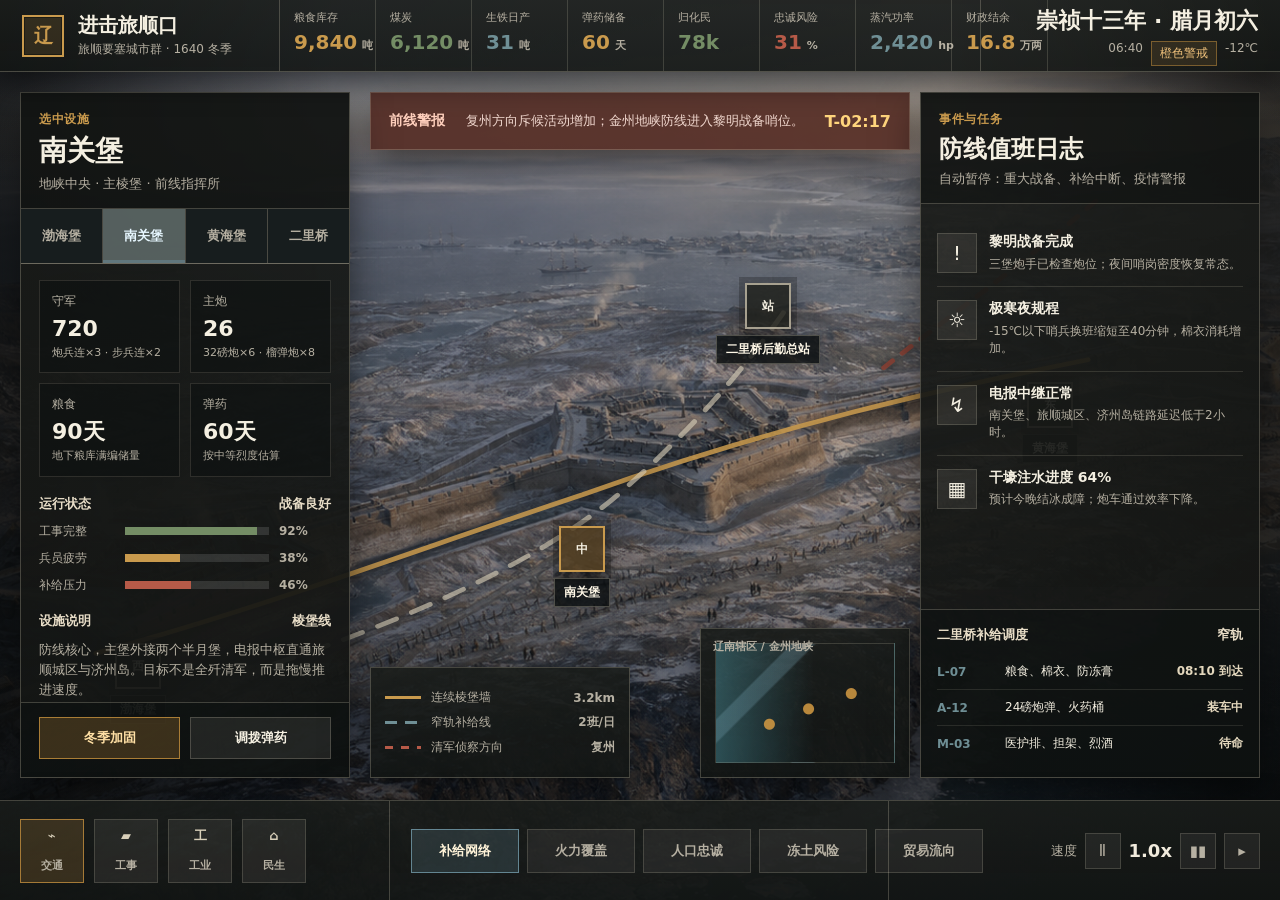
<file: 07_UI原型/ui-demo/index.html>
<!doctype html>
<html lang="zh-CN">
<head>
  <meta charset="utf-8">
  <meta name="viewport" content="width=device-width, initial-scale=1">
  <title>进击旅顺口 - UI Demo</title>
  <link rel="stylesheet" href="ui-kit.css">
  <style>
    :root {
      color-scheme: dark;
      --ink: #f4efe1;
      --muted: #b8bdba;
      --panel: rgba(21, 26, 28, 0.86);
      --panel-strong: rgba(13, 17, 19, 0.94);
      --line: rgba(222, 214, 189, 0.26);
      --steel: #7ba6b6;
      --amber: #d59b42;
      --green: #7bb36c;
      --red: #c75a47;
      --cyan: #5ab7c8;
      --coal: #0b0f11;
      --shadow: rgba(0, 0, 0, 0.54);
      font-family: "Hiragino Sans GB", "PingFang SC", "Microsoft YaHei", system-ui, sans-serif;
    }

    * { box-sizing: border-box; }

    html,
    body {
      height: 100%;
      margin: 0;
      background: #0b0f11;
      color: var(--ink);
      overflow: hidden;
    }

    button {
      font: inherit;
      color: inherit;
    }

    .app {
      position: relative;
      width: 100vw;
      height: 100vh;
      min-width: 1080px;
      min-height: 720px;
      background:
        linear-gradient(180deg, rgba(8, 12, 14, 0.25), rgba(8, 12, 14, 0.72)),
        url("assets/jinzhou-fortress-line.png") center / cover no-repeat;
      isolation: isolate;
    }

    .app::before {
      content: "";
      position: absolute;
      inset: 0;
      background:
        linear-gradient(rgba(255,255,255,0.045) 1px, transparent 1px),
        linear-gradient(90deg, rgba(255,255,255,0.035) 1px, transparent 1px);
      background-size: 72px 72px;
      opacity: 0.38;
      mix-blend-mode: screen;
      pointer-events: none;
      z-index: 1;
    }

    .topbar {
      position: absolute;
      top: 0;
      left: 0;
      right: 0;
      height: 72px;
      display: grid;
      grid-template-columns: 330px 1fr 350px;
      align-items: stretch;
      background: linear-gradient(180deg, rgba(8, 11, 12, 0.96), rgba(18, 23, 25, 0.86));
      border-bottom: 1px solid var(--line);
      box-shadow: 0 12px 28px var(--shadow);
      z-index: 6;
    }

    .brand {
      display: flex;
      align-items: center;
      gap: 14px;
      padding: 0 22px;
      border-right: 1px solid var(--line);
    }

    .mark {
      width: 42px;
      height: 42px;
      border: 2px solid var(--amber);
      display: grid;
      place-items: center;
      background: rgba(213, 155, 66, 0.14);
      color: var(--amber);
      font-weight: 900;
    }

    .brand-title {
      font-size: 20px;
      font-weight: 800;
      line-height: 1.15;
    }

    .brand-sub {
      margin-top: 4px;
      font-size: 12px;
      color: var(--muted);
    }

    .resources {
      display: grid;
      grid-template-columns: repeat(8, minmax(96px, 1fr));
      align-items: stretch;
      min-width: 0;
    }

    .res {
      padding: 12px 14px;
      border-right: 1px solid rgba(222, 214, 189, 0.18);
      min-width: 0;
    }

    .res-label {
      color: var(--muted);
      font-size: 11px;
      line-height: 1.1;
      white-space: nowrap;
      overflow: hidden;
      text-overflow: ellipsis;
    }

    .res-value {
      margin-top: 8px;
      display: flex;
      align-items: baseline;
      gap: 5px;
      font-size: 20px;
      font-weight: 800;
      line-height: 1;
      white-space: nowrap;
    }

    .res-value span {
      font-size: 11px;
      font-weight: 600;
      color: var(--muted);
    }

    .res.good .res-value { color: var(--green); }
    .res.warn .res-value { color: var(--amber); }
    .res.danger .res-value { color: var(--red); }
    .res.info .res-value { color: var(--cyan); }

    .clock {
      display: grid;
      align-content: center;
      justify-items: end;
      gap: 5px;
      padding: 0 22px;
      border-left: 1px solid var(--line);
      text-align: right;
    }

    .clock-main {
      font-size: 22px;
      font-weight: 800;
    }

    .clock-sub {
      display: flex;
      gap: 8px;
      font-size: 12px;
      color: var(--muted);
    }

    .pill {
      padding: 3px 8px;
      border: 1px solid rgba(213, 155, 66, 0.45);
      background: rgba(213, 155, 66, 0.12);
      color: #f1c27c;
    }

    .left-panel,
    .right-panel,
    .bottom-bar,
    .notice,
    .minimap,
    .map-legend {
      position: absolute;
      z-index: 5;
      background: var(--panel);
      border: 1px solid var(--line);
      box-shadow: 0 16px 36px var(--shadow);
      backdrop-filter: blur(8px);
    }

    .left-panel {
      top: 92px;
      left: 20px;
      width: 370px;
      bottom: 122px;
      display: grid;
      grid-template-rows: auto auto 1fr auto;
      min-height: 0;
    }

    .panel-head {
      padding: 18px 18px 14px;
      border-bottom: 1px solid var(--line);
      background: rgba(6, 10, 11, 0.36);
    }

    .eyebrow {
      font-size: 12px;
      color: var(--amber);
      font-weight: 800;
      text-transform: uppercase;
    }

    .building-name {
      margin-top: 8px;
      font-size: 28px;
      line-height: 1.1;
      font-weight: 900;
    }

    .building-meta {
      margin-top: 8px;
      color: var(--muted);
      font-size: 13px;
      line-height: 1.45;
    }

    .selector {
      display: grid;
      grid-template-columns: repeat(4, 1fr);
      gap: 1px;
      background: var(--line);
      border-bottom: 1px solid var(--line);
    }

    .select-btn {
      border: 0;
      background: rgba(19, 25, 28, 0.92);
      height: 54px;
      cursor: pointer;
      color: var(--muted);
      font-size: 13px;
      font-weight: 700;
    }

    .select-btn[aria-pressed="true"] {
      background: rgba(123, 166, 182, 0.24);
      color: #e7f7ff;
      box-shadow: inset 0 -3px 0 var(--steel);
    }

    .stats {
      padding: 16px 18px;
      overflow: auto;
    }

    .stat-grid {
      display: grid;
      grid-template-columns: 1fr 1fr;
      gap: 10px;
    }

    .stat {
      min-height: 76px;
      padding: 12px;
      background: rgba(9, 13, 14, 0.48);
      border: 1px solid rgba(222, 214, 189, 0.14);
    }

    .stat-label {
      color: var(--muted);
      font-size: 12px;
    }

    .stat-value {
      margin-top: 7px;
      font-size: 22px;
      line-height: 1.1;
      font-weight: 900;
    }

    .stat-note {
      margin-top: 5px;
      color: var(--muted);
      font-size: 11px;
      line-height: 1.3;
    }

    .section-title {
      margin: 18px 0 10px;
      display: flex;
      align-items: center;
      justify-content: space-between;
      color: #e8ddc7;
      font-size: 13px;
      font-weight: 900;
    }

    .bar-row {
      display: grid;
      grid-template-columns: 76px 1fr 52px;
      gap: 10px;
      align-items: center;
      margin: 10px 0;
      font-size: 12px;
      color: var(--muted);
    }

    .bar {
      height: 8px;
      background: rgba(255,255,255,0.12);
      overflow: hidden;
    }

    .bar span {
      display: block;
      height: 100%;
      background: var(--steel);
    }

    .bar.amber span { background: var(--amber); }
    .bar.green span { background: var(--green); }
    .bar.red span { background: var(--red); }

    .panel-actions {
      display: grid;
      grid-template-columns: 1fr 1fr;
      gap: 10px;
      padding: 14px 18px 18px;
      border-top: 1px solid var(--line);
      background: rgba(6, 10, 11, 0.32);
    }

    .cmd {
      min-height: 42px;
      border: 1px solid rgba(222, 214, 189, 0.22);
      background: rgba(244, 239, 225, 0.08);
      cursor: pointer;
      font-size: 13px;
      font-weight: 800;
    }

    .cmd.primary {
      border-color: rgba(213, 155, 66, 0.72);
      background: rgba(213, 155, 66, 0.22);
      color: #ffe0a5;
    }

    .right-panel {
      top: 92px;
      right: 20px;
      width: 380px;
      bottom: 122px;
      display: grid;
      grid-template-rows: auto 1fr auto;
      min-height: 0;
    }

    .alerts {
      padding: 16px;
      overflow: auto;
    }

    .event {
      display: grid;
      grid-template-columns: 40px 1fr;
      gap: 12px;
      padding: 13px 0;
      border-bottom: 1px solid rgba(222, 214, 189, 0.15);
    }

    .event:last-child { border-bottom: 0; }

    .event-icon {
      height: 40px;
      display: grid;
      place-items: center;
      background: rgba(244, 239, 225, 0.08);
      border: 1px solid rgba(222, 214, 189, 0.18);
      font-size: 20px;
    }

    .event-title {
      font-size: 14px;
      font-weight: 900;
      line-height: 1.25;
    }

    .event-body {
      margin-top: 5px;
      color: var(--muted);
      font-size: 12px;
      line-height: 1.45;
    }

    .logistics {
      padding: 16px;
      border-top: 1px solid var(--line);
      background: rgba(6, 10, 11, 0.32);
    }

    .train-row {
      display: grid;
      grid-template-columns: 58px 1fr auto;
      gap: 10px;
      align-items: center;
      padding: 9px 0;
      font-size: 12px;
      border-bottom: 1px solid rgba(222, 214, 189, 0.12);
    }

    .train-row:last-child { border-bottom: 0; }

    .train-code {
      color: var(--cyan);
      font-weight: 900;
    }

    .train-status {
      color: #e3d7bd;
      font-weight: 800;
    }

    .map-layer {
      position: absolute;
      inset: 72px 0 100px;
      z-index: 3;
      pointer-events: none;
    }

    .map-layer svg {
      width: 100%;
      height: 100%;
    }

    .route {
      fill: none;
      stroke-width: 4;
      stroke-linecap: round;
      filter: drop-shadow(0 2px 4px rgba(0,0,0,0.65));
    }

    .route.wall { stroke: rgba(213, 155, 66, 0.88); }
    .route.rail {
      stroke: rgba(90, 183, 200, 0.82);
      stroke-dasharray: 14 12;
      animation: dash 3s linear infinite;
    }
    .route.threat {
      stroke: rgba(199, 90, 71, 0.78);
      stroke-dasharray: 8 10;
      animation: dash 2.4s linear infinite reverse;
    }

    @keyframes dash {
      from { stroke-dashoffset: 0; }
      to { stroke-dashoffset: -52; }
    }

    .node {
      position: absolute;
      z-index: 4;
      width: 46px;
      height: 46px;
      border: 2px solid rgba(244, 239, 225, 0.82);
      background: rgba(10, 15, 17, 0.78);
      box-shadow: 0 0 0 7px rgba(10, 15, 17, 0.24), 0 12px 24px rgba(0,0,0,0.48);
      display: grid;
      place-items: center;
      cursor: pointer;
      pointer-events: auto;
      transform: translate(-50%, -50%);
    }

    .node::after {
      content: attr(data-label);
      position: absolute;
      top: 50px;
      left: 50%;
      transform: translateX(-50%);
      width: max-content;
      max-width: 150px;
      padding: 5px 9px;
      color: #fff8e7;
      background: rgba(9, 13, 14, 0.76);
      border: 1px solid rgba(222, 214, 189, 0.28);
      font-size: 12px;
      font-weight: 900;
      white-space: nowrap;
    }

    .node[aria-pressed="true"] {
      border-color: var(--amber);
      background: rgba(213, 155, 66, 0.28);
    }

    .node .glyph {
      font-size: 24px;
      line-height: 1;
    }

    .node.west { left: 10.8%; top: 74%; }
    .node.central { left: 45.5%; top: 61%; }
    .node.east { left: 82%; top: 45%; }
    .node.logistics-node { left: 60%; top: 34%; }

    .notice {
      left: 420px;
      top: 92px;
      right: 420px;
      height: 58px;
      display: flex;
      align-items: center;
      justify-content: space-between;
      gap: 16px;
      padding: 0 18px;
      background: rgba(62, 25, 18, 0.82);
      border-color: rgba(199, 90, 71, 0.54);
    }

    .notice strong {
      color: #ffd0bd;
      font-size: 14px;
    }

    .notice span {
      color: #f1d8cf;
      font-size: 13px;
      white-space: nowrap;
      overflow: hidden;
      text-overflow: ellipsis;
    }

    .notice .count {
      flex: none;
      color: #ffd57d;
      font-weight: 900;
    }

    .map-legend {
      left: 420px;
      bottom: 122px;
      width: 310px;
      padding: 13px 14px;
      background: rgba(10, 15, 17, 0.72);
    }

    .legend-row {
      display: grid;
      grid-template-columns: 36px 1fr auto;
      gap: 10px;
      align-items: center;
      margin: 8px 0;
      font-size: 12px;
      color: var(--muted);
    }

    .legend-line {
      height: 3px;
      background: var(--amber);
    }

    .legend-line.rail {
      background: repeating-linear-gradient(90deg, var(--cyan) 0 12px, transparent 12px 20px);
    }

    .legend-line.threat {
      background: repeating-linear-gradient(90deg, var(--red) 0 8px, transparent 8px 16px);
    }

    .minimap {
      right: 420px;
      bottom: 122px;
      width: 220px;
      height: 150px;
      background: rgba(10, 15, 17, 0.82);
      overflow: hidden;
    }

    .minimap::before {
      content: "";
      position: absolute;
      inset: 14px;
      background:
        linear-gradient(135deg, transparent 0 25%, rgba(123, 166, 182, 0.28) 26% 33%, transparent 34%),
        radial-gradient(circle at 30% 68%, rgba(213,155,66,0.85) 0 5px, transparent 6px),
        radial-gradient(circle at 52% 55%, rgba(213,155,66,0.85) 0 5px, transparent 6px),
        radial-gradient(circle at 76% 42%, rgba(213,155,66,0.85) 0 5px, transparent 6px),
        linear-gradient(90deg, rgba(90,183,200,0.35), transparent 55%);
      border: 1px solid rgba(222, 214, 189, 0.18);
    }

    .minimap-label {
      position: absolute;
      left: 12px;
      top: 10px;
      color: var(--muted);
      font-size: 11px;
      font-weight: 900;
    }

    .bottom-bar {
      left: 0;
      right: 0;
      bottom: 0;
      height: 100px;
      display: grid;
      grid-template-columns: 390px 1fr 390px;
      gap: 1px;
      border-left: 0;
      border-right: 0;
      border-bottom: 0;
      background: rgba(10, 14, 15, 0.95);
    }

    .tool-group {
      display: flex;
      align-items: center;
      gap: 10px;
      padding: 14px 20px;
      border-right: 1px solid var(--line);
      min-width: 0;
    }

    .tool-group:last-child {
      border-right: 0;
      justify-content: flex-end;
    }

    .tool-btn {
      width: 64px;
      height: 64px;
      display: grid;
      grid-template-rows: 30px 1fr;
      place-items: center;
      border: 1px solid rgba(222, 214, 189, 0.18);
      background: rgba(244, 239, 225, 0.07);
      cursor: pointer;
    }

    .tool-btn.active {
      border-color: rgba(213, 155, 66, 0.7);
      background: rgba(213, 155, 66, 0.18);
    }

    .tool-icon {
      font-size: 23px;
      line-height: 1;
    }

    .tool-label {
      font-size: 11px;
      color: var(--muted);
      font-weight: 800;
    }

    .mode-strip {
      display: flex;
      gap: 8px;
      min-width: 0;
    }

    .mode {
      min-width: 108px;
      height: 44px;
      padding: 0 12px;
      border: 1px solid rgba(222, 214, 189, 0.18);
      background: rgba(244, 239, 225, 0.06);
      color: var(--muted);
      cursor: pointer;
      font-size: 13px;
      font-weight: 800;
    }

    .mode.active {
      color: #fff3d8;
      border-color: rgba(123, 166, 182, 0.72);
      background: rgba(123, 166, 182, 0.18);
    }

    .speed {
      display: flex;
      align-items: center;
      gap: 8px;
      color: var(--muted);
      font-size: 13px;
      white-space: nowrap;
    }

    .speed strong {
      color: var(--ink);
      font-size: 18px;
    }

    .tiny {
      width: 36px;
      height: 36px;
      border: 1px solid rgba(222, 214, 189, 0.18);
      background: rgba(244, 239, 225, 0.06);
      cursor: pointer;
      display: grid;
      place-items: center;
      font-size: 15px;
    }

    @media (max-width: 1280px) {
      .topbar {
        grid-template-columns: 280px 1fr 300px;
      }

      .left-panel {
        width: 330px;
      }

      .right-panel {
        width: 340px;
      }

      .notice {
        left: 370px;
        right: 370px;
      }

      .map-legend {
        left: 370px;
        width: 260px;
      }

      .minimap {
        right: 370px;
        width: 210px;
      }
    }

    .campaign-table {
      --ink: #f0eadc;
      --muted: #b6b0a2;
      --line: rgba(216, 207, 185, 0.25);
      --steel: #61777d;
      --amber: #c99a4d;
      --green: #748d65;
      --red: #b65a48;
      --cyan: #6f8f95;
      --coal: #090c0c;
      --shadow: rgba(0, 0, 0, 0.55);
      background:
        linear-gradient(90deg, rgba(8, 10, 10, 0.78), transparent 26%, transparent 74%, rgba(8, 10, 10, 0.78)),
        linear-gradient(180deg, rgba(12, 16, 16, 0.18), rgba(8, 10, 10, 0.44)),
        url("assets/jinzhou-fortress-line.png") center / cover no-repeat;
    }

    .campaign-table::before {
      background:
        radial-gradient(110% 95% at 50% 46%, transparent 52%, rgba(0, 0, 0, 0.52)),
        linear-gradient(180deg, rgba(216,207,185,0.035), transparent 22%);
      opacity: 1;
      mix-blend-mode: normal;
    }

    .campaign-table .topbar,
    .campaign-table .bottom-bar,
    .campaign-table .left-panel,
    .campaign-table .right-panel,
    .campaign-table .notice,
    .campaign-table .map-legend,
    .campaign-table .minimap {
      background:
        linear-gradient(180deg, rgba(216,207,185,0.055), rgba(216,207,185,0.018)),
        rgba(14, 17, 16, 0.9);
      border-color: var(--line);
      backdrop-filter: none;
    }

    .campaign-table .left-panel,
    .campaign-table .right-panel {
      background:
        linear-gradient(180deg, rgba(216,207,185,0.055), rgba(216,207,185,0.018)),
        rgba(14, 17, 16, 0.93);
    }

    .campaign-table .notice {
      background: rgba(82, 40, 32, 0.86);
    }

    .dispatch-map .route.wall { stroke: rgba(201, 154, 77, 0.86); }
    .dispatch-map .route.rail { stroke: rgba(216, 207, 185, 0.62); stroke-dasharray: 16 13; }
    .dispatch-map .route.threat { stroke: rgba(142, 64, 51, 0.82); stroke-dasharray: 9 10; }

    .order-node {
      border-color: rgba(216,207,185,0.72);
      background: rgba(29, 30, 25, 0.82);
      box-shadow: 0 0 0 6px rgba(8, 10, 10, 0.25), 0 12px 22px rgba(0,0,0,0.42);
    }

    .order-node .glyph {
      font-size: 12px;
      font-weight: 900;
      letter-spacing: 0;
    }

    .order-node[aria-pressed="true"] {
      border-color: var(--brass);
      background: rgba(82, 61, 32, 0.84);
    }

    .tool-icon {
      font-size: 13px;
      font-weight: 900;
      color: var(--paper);
    }
  </style>
</head>
<body>
  <main class="app campaign-table" aria-label="进击旅顺口策略经营界面示意">
    <header class="topbar">
      <div class="brand">
        <div class="mark">辽</div>
        <div>
          <div class="brand-title">进击旅顺口</div>
          <div class="brand-sub">旅顺要塞城市群 · 1640 冬季</div>
        </div>
      </div>
      <section class="resources" aria-label="辖区资源">
        <div class="res warn"><div class="res-label">粮食库存</div><div class="res-value">9,840<span>吨</span></div></div>
        <div class="res good"><div class="res-label">煤炭</div><div class="res-value">6,120<span>吨</span></div></div>
        <div class="res info"><div class="res-label">生铁日产</div><div class="res-value">31<span>吨</span></div></div>
        <div class="res warn"><div class="res-label">弹药储备</div><div class="res-value">60<span>天</span></div></div>
        <div class="res good"><div class="res-label">归化民</div><div class="res-value">78k</div></div>
        <div class="res danger"><div class="res-label">忠诚风险</div><div class="res-value">31<span>%</span></div></div>
        <div class="res info"><div class="res-label">蒸汽功率</div><div class="res-value">2,420<span>hp</span></div></div>
        <div class="res warn"><div class="res-label">财政结余</div><div class="res-value">16.8<span>万两</span></div></div>
      </section>
      <div class="clock">
        <div class="clock-main">崇祯十三年 · 腊月初六</div>
        <div class="clock-sub"><span>06:40</span><span class="pill">橙色警戒</span><span>-12℃</span></div>
      </div>
    </header>

    <section class="notice" aria-label="当前警报">
      <strong>前线警报</strong>
      <span>复州方向斥候活动增加；金州地峡防线进入黎明战备哨位。</span>
      <div class="count">T-02:18</div>
    </section>

    <aside class="left-panel">
      <div class="panel-head">
        <div class="eyebrow">选中设施</div>
        <div class="building-name" id="buildingName">南关堡</div>
        <div class="building-meta" id="buildingMeta">地峡中央 · 主棱堡 · 前线指挥所</div>
      </div>
      <nav class="selector" aria-label="选择设施">
        <button class="select-btn" data-target="west" aria-pressed="false">渤海堡</button>
        <button class="select-btn" data-target="central" aria-pressed="true">南关堡</button>
        <button class="select-btn" data-target="east" aria-pressed="false">黄海堡</button>
        <button class="select-btn" data-target="logistics" aria-pressed="false">二里桥</button>
      </nav>
      <div class="stats">
        <div class="stat-grid">
          <div class="stat"><div class="stat-label">守军</div><div class="stat-value" id="garrison">720</div><div class="stat-note">炮兵连×3 · 步兵连×2</div></div>
          <div class="stat"><div class="stat-label">主炮</div><div class="stat-value" id="guns">26</div><div class="stat-note" id="gunsNote">32磅炮×6 · 榴弹炮×8</div></div>
          <div class="stat"><div class="stat-label">粮食</div><div class="stat-value" id="food">90天</div><div class="stat-note">地下粮库满编储量</div></div>
          <div class="stat"><div class="stat-label">弹药</div><div class="stat-value" id="ammo">60天</div><div class="stat-note">按中等烈度估算</div></div>
        </div>
        <div class="section-title"><span>运行状态</span><span id="condition">战备良好</span></div>
        <div class="bar-row"><span>工事完整</span><div class="bar green"><span id="barWorks" style="width: 92%"></span></div><strong id="works">92%</strong></div>
        <div class="bar-row"><span>兵员疲劳</span><div class="bar amber"><span id="barFatigue" style="width: 38%"></span></div><strong id="fatigue">38%</strong></div>
        <div class="bar-row"><span>补给压力</span><div class="bar red"><span id="barSupply" style="width: 46%"></span></div><strong id="supply">46%</strong></div>
        <div class="section-title"><span>设施说明</span><span>棱堡线</span></div>
        <p id="description" style="margin:0;color:var(--muted);font-size:13px;line-height:1.55;">
          防线核心，主堡外接两个半月堡，电报中枢直通旅顺城区与济州岛。目标不是全歼清军，而是拖慢推进速度。
        </p>
      </div>
      <div class="panel-actions">
        <button class="cmd primary">冬季加固</button>
        <button class="cmd">调拨弹药</button>
      </div>
    </aside>

    <div class="map-layer dispatch-map" aria-hidden="true">
      <svg viewBox="0 0 1000 620" preserveAspectRatio="none">
        <path class="route wall" d="M75 495 C210 455 330 405 455 360 C610 300 735 270 850 245" />
        <path class="route rail" d="M612 205 C580 255 540 305 488 355 C440 402 350 455 212 505" />
        <path class="route threat" d="M856 110 C790 172 736 212 688 254" />
      </svg>
    </div>

    <button class="node order-node west" data-target="west" data-label="渤海堡" aria-pressed="false"><span class="glyph">西</span></button>
    <button class="node order-node central" data-target="central" data-label="南关堡" aria-pressed="true"><span class="glyph">中</span></button>
    <button class="node order-node east" data-target="east" data-label="黄海堡" aria-pressed="false"><span class="glyph">东</span></button>
    <button class="node order-node logistics-node" data-target="logistics" data-label="二里桥后勤总站" aria-pressed="false"><span class="glyph">站</span></button>

    <section class="map-legend" aria-label="地图图例">
      <div class="legend-row"><div class="legend-line"></div><span>连续棱堡墙</span><strong>3.2km</strong></div>
      <div class="legend-row"><div class="legend-line rail"></div><span>窄轨补给线</span><strong>2班/日</strong></div>
      <div class="legend-row"><div class="legend-line threat"></div><span>清军侦察方向</span><strong>复州</strong></div>
    </section>

    <section class="minimap" aria-label="小地图">
      <div class="minimap-label">辽南辖区 / 金州地峡</div>
    </section>

    <aside class="right-panel">
      <div class="panel-head">
        <div class="eyebrow">事件与任务</div>
        <div class="building-name" style="font-size:24px">防线值班日志</div>
        <div class="building-meta">自动暂停：重大战备、补给中断、疫情警报</div>
      </div>
      <div class="alerts">
        <div class="event">
          <div class="event-icon">!</div>
          <div><div class="event-title">黎明战备完成</div><div class="event-body">三堡炮手已检查炮位；夜间哨岗密度恢复常态。</div></div>
        </div>
        <div class="event">
          <div class="event-icon">☼</div>
          <div><div class="event-title">极寒夜规程</div><div class="event-body">-15℃以下哨兵换班缩短至40分钟，棉衣消耗增加。</div></div>
        </div>
        <div class="event">
          <div class="event-icon">↯</div>
          <div><div class="event-title">电报中继正常</div><div class="event-body">南关堡、旅顺城区、济州岛链路延迟低于2小时。</div></div>
        </div>
        <div class="event">
          <div class="event-icon">▦</div>
          <div><div class="event-title">干壕注水进度 64%</div><div class="event-body">预计今晚结冰成障；炮车通过效率下降。</div></div>
        </div>
      </div>
      <div class="logistics">
        <div class="section-title" style="margin-top:0"><span>二里桥补给调度</span><span>窄轨</span></div>
        <div class="train-row"><span class="train-code">L-07</span><span>粮食、棉衣、防冻膏</span><span class="train-status">08:10 到达</span></div>
        <div class="train-row"><span class="train-code">A-12</span><span>24磅炮弹、火药桶</span><span class="train-status">装车中</span></div>
        <div class="train-row"><span class="train-code">M-03</span><span>医护排、担架、烈酒</span><span class="train-status">待命</span></div>
      </div>
    </aside>

    <footer class="bottom-bar">
      <div class="tool-group">
        <button class="tool-btn active" title="道路与铁路"><span class="tool-icon">⌁</span><span class="tool-label">交通</span></button>
        <button class="tool-btn" title="军事工事"><span class="tool-icon">▰</span><span class="tool-label">工事</span></button>
        <button class="tool-btn" title="工业建筑"><span class="tool-icon">工</span><span class="tool-label">工业</span></button>
        <button class="tool-btn" title="民生建筑"><span class="tool-icon">⌂</span><span class="tool-label">民生</span></button>
      </div>
      <div class="tool-group">
        <div class="mode-strip">
          <button class="mode active">补给网络</button>
          <button class="mode">火力覆盖</button>
          <button class="mode">人口忠诚</button>
          <button class="mode">冻土风险</button>
          <button class="mode">贸易流向</button>
        </div>
      </div>
      <div class="tool-group">
        <div class="speed"><span>速度</span><button class="tiny">Ⅱ</button><strong>1.0x</strong><button class="tiny">▮▮</button><button class="tiny">▸</button></div>
      </div>
    </footer>
  </main>

  <script>
    const data = {
      west: {
        name: "渤海堡",
        meta: "西翼主堡 · 俯瞰金州湾",
        garrison: "380",
        guns: "10",
        gunsNote: "32磅炮×4 · 榴弹炮×6",
        food: "90天",
        ammo: "60天",
        works: 88,
        fatigue: 34,
        supply: 41,
        condition: "海岸警戒",
        description: "西堡压住渤海湾北侧高地，负责拦截沿海侧翼渗透，并和南关堡构成西段交叉火力。"
      },
      central: {
        name: "南关堡",
        meta: "地峡中央 · 主棱堡 · 前线指挥所",
        garrison: "720",
        guns: "26",
        gunsNote: "32磅炮×6 · 榴弹炮×8",
        food: "90天",
        ammo: "60天",
        works: 92,
        fatigue: 38,
        supply: 46,
        condition: "战备良好",
        description: "防线核心，主堡外接两个半月堡，电报中枢直通旅顺城区与济州岛。目标不是全歼清军，而是拖慢推进速度。"
      },
      east: {
        name: "黄海堡",
        meta: "东翼主堡 · 监视大连湾方向",
        garrison: "380",
        guns: "10",
        gunsNote: "32磅炮×4 · 榴弹炮×6",
        food: "88天",
        ammo: "58天",
        works: 84,
        fatigue: 42,
        supply: 49,
        condition: "斥候接触",
        description: "东堡面向复州方向，负责提防清军沿黄海岸南下，是当前侦察压力最大的火力节点。"
      },
      logistics: {
        name: "二里桥后勤总站",
        meta: "防线后方2公里 · 仓库与预备队",
        garrison: "600",
        guns: "营级",
        gunsNote: "炮兵营 · 预备队营盘",
        food: "5仓",
        ammo: "3库",
        works: 76,
        fatigue: 29,
        supply: 62,
        condition: "调度繁忙",
        description: "二里桥负责把旅顺城区来的窄轨物资转为骡马车，向三座棱堡分发粮食、弹药和御寒物资。"
      }
    };

    const ids = ["buildingName", "buildingMeta", "garrison", "guns", "gunsNote", "food", "ammo", "condition", "description", "works", "fatigue", "supply"];

    function setTarget(key) {
      const item = data[key];
      document.getElementById("buildingName").textContent = item.name;
      document.getElementById("buildingMeta").textContent = item.meta;
      document.getElementById("garrison").textContent = item.garrison;
      document.getElementById("guns").textContent = item.guns;
      document.getElementById("gunsNote").textContent = item.gunsNote;
      document.getElementById("food").textContent = item.food;
      document.getElementById("ammo").textContent = item.ammo;
      document.getElementById("condition").textContent = item.condition;
      document.getElementById("description").textContent = item.description;
      document.getElementById("works").textContent = item.works + "%";
      document.getElementById("fatigue").textContent = item.fatigue + "%";
      document.getElementById("supply").textContent = item.supply + "%";
      document.getElementById("barWorks").style.width = item.works + "%";
      document.getElementById("barFatigue").style.width = item.fatigue + "%";
      document.getElementById("barSupply").style.width = item.supply + "%";

      document.querySelectorAll("[data-target]").forEach((el) => {
        el.setAttribute("aria-pressed", el.dataset.target === key ? "true" : "false");
      });
    }

    document.querySelectorAll("[data-target]").forEach((el) => {
      el.addEventListener("click", () => setTarget(el.dataset.target));
    });

    let tick = 138;
    setInterval(() => {
      tick -= 1;
      if (tick < 0) tick = 138;
      const mm = String(Math.floor(tick / 60)).padStart(2, "0");
      const ss = String(tick % 60).padStart(2, "0");
      document.querySelector(".count").textContent = `T-${mm}:${ss}`;
    }, 1000);

    void ids;
  </script>
</body>
</html>
</file>
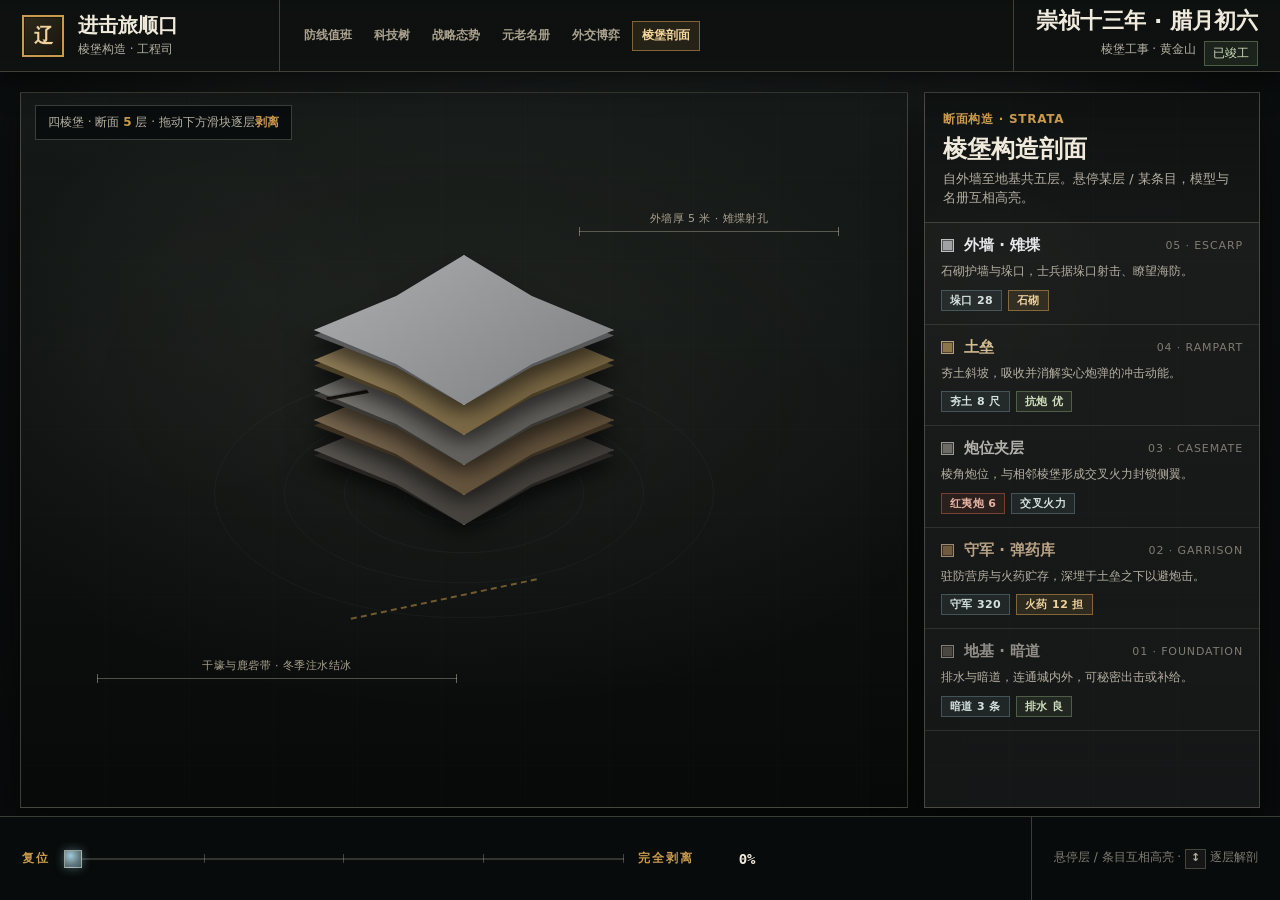
<file: 07_UI原型/ui-demo/bastion-section.html>
<!doctype html>
<html lang="zh-CN">
<head>
  <meta charset="utf-8">
  <meta name="viewport" content="width=device-width, initial-scale=1">
  <title>进击旅顺口 · 棱堡构造剖面</title>
  <link rel="stylesheet" href="ui-kit.css">
  <style>
    /* ── 舞台 ─────────────────────────────────────────── */
    .stage {
      position: absolute; top: 92px; left: 20px; right: 372px; bottom: 92px;
      border: 1px solid var(--line); overflow: hidden; z-index: 4;
      background: radial-gradient(130% 110% at 50% 12%, rgba(20,40,52,0.5), rgba(6,12,15,0.96));
      box-shadow: 0 16px 36px var(--shadow);
      display: grid; place-items: center;
    }
    .stage-overlay {
      position: absolute; left: 14px; top: 12px; z-index: 6;
      background: rgba(8,12,13,0.82); border: 1px solid var(--line);
      padding: 8px 12px; font-size: 12px; color: var(--muted); backdrop-filter: blur(6px);
    }
    .stage-overlay b { color: var(--amber); }

    /* 测绘地纹环 */
    .rings { position: absolute; left: 50%; top: 56%; transform: translate(-50%,-50%); pointer-events: none; opacity: 0.5; z-index: 1; }
    .rings i { position: absolute; left: 50%; top: 50%; border: 1px solid rgba(123,166,182,0.16); transform: translate(-50%,-50%) scaleY(0.5); border-radius: 50%; }

    /* 棱堡爆炸图 */
    .fort-wrap { position: relative; --peel: 0; z-index: 2; }
    .fort { position: relative; width: 360px; height: 360px; }

    .layer {
      position: absolute; left: 50%; top: 50%; width: 300px; height: 300px; margin: -150px 0 0 -150px;
      --i: 0; --base: 30px; --gap: 70px;
      transform: translateY(calc(var(--i) * -1 * (var(--base) + var(--peel) * var(--gap)))) scaleY(0.5);
      transition: transform .55s cubic-bezier(.22,.61,.36,1), filter .3s, opacity .3s;
      filter: drop-shadow(0 24px 15px rgba(0,0,0,0.55));
      cursor: pointer;
    }
    .star {
      position: absolute; inset: 0;
      clip-path: polygon(50% 0,72.6% 27.4%,100% 50%,72.6% 72.6%,50% 100%,27.4% 72.6%,0 50%,27.4% 27.4%);
    }
    .star.top { background: var(--col); background-image: linear-gradient(125deg, rgba(255,255,255,0.14), rgba(0,0,0,0.22)); }
    .star.side { top: 22px; filter: brightness(0.55); background: var(--col); }
    .layer .edge {
      position: absolute; inset: 0;
      clip-path: polygon(50% 0,72.6% 27.4%,100% 50%,72.6% 72.6%,50% 100%,27.4% 72.6%,0 50%,27.4% 27.4%);
      box-shadow: inset 0 0 0 1.5px rgba(222,214,189,0.34);
      mix-blend-mode: screen;
    }
    .cannon { position: absolute; width: 44px; height: 6px; background: linear-gradient(#2a2724,#15130f); top: 48%; left: 62%; transform-origin: left center; box-shadow: 0 1px 2px rgba(0,0,0,0.6); }

    @keyframes rise { from { opacity: 0; transform: translateY(38px) scaleY(0.5); } }
    .fort.intro .layer { animation: rise .8s both; }

    /* ── 右侧断面详情 ─────────────────────────────────── */
    .strata { top: 92px; right: 20px; width: 336px; bottom: 92px; display: grid; grid-template-rows: auto 1fr; min-height: 0; }
    .strata-body { overflow: auto; }
    .stratum {
      padding: 13px 16px; border-bottom: 1px solid var(--line-soft); cursor: pointer;
      transition: background .2s, box-shadow .2s;
    }
    .stratum:hover, .stratum.on { background: rgba(123,166,182,0.12); box-shadow: inset 3px 0 0 var(--steel); }
    .stratum-top { display: flex; align-items: center; gap: 10px; }
    .swatch { width: 13px; height: 13px; flex: none; border: 1px solid rgba(255,255,255,0.3); }
    .stratum-name { font-size: 15px; font-weight: 800; }
    .stratum-idx { margin-left: auto; font-size: 11px; color: var(--faint); letter-spacing: 0.08em; }
    .stratum-desc { margin-top: 7px; font-size: 12px; color: var(--muted); line-height: 1.55; }
    .stratum-meta { margin-top: 9px; display: flex; gap: 6px; flex-wrap: wrap; }

    /* ── 引线 ─────────────────────────────────────────── */
    #leaders { position: fixed; inset: 0; pointer-events: none; z-index: 5; }
    #leaders path { fill: none; stroke: var(--steel); stroke-width: 1; opacity: 0.45; transition: opacity .3s, stroke-width .3s; }
    #leaders circle { fill: var(--steel); }

    /* ── 底部剥离条 ───────────────────────────────────── */
    .peel-group { display: flex; align-items: center; gap: 14px; width: 100%; }
    .peel-cap { font-size: 12px; font-weight: 800; letter-spacing: 0.16em; color: var(--amber); white-space: nowrap; }
    .peel-slot { position: relative; flex: 1; height: 34px; display: flex; align-items: center; max-width: 560px; }
    .peel-slot .track { position: absolute; left: 0; right: 0; height: 2px; background: rgba(222,214,189,0.2); }
    .peel-slot .ticks { position: absolute; left: 0; right: 0; display: flex; justify-content: space-between; }
    .peel-slot .ticks i { width: 1px; height: 9px; background: rgba(222,214,189,0.28); }
    input[type=range] { -webkit-appearance: none; appearance: none; width: 100%; background: transparent; position: relative; z-index: 2; margin: 0; }
    input[type=range]::-webkit-slider-thumb {
      -webkit-appearance: none; width: 18px; height: 18px; border: 1.5px solid rgba(222,214,189,0.5);
      background: radial-gradient(circle at 35% 30%, #9fcad9, var(--steel) 60%, #3d5d68); cursor: grab;
      box-shadow: 0 0 10px rgba(123,166,182,0.5);
    }
    input[type=range]::-moz-range-thumb {
      width: 18px; height: 18px; border: 1.5px solid rgba(222,214,189,0.5);
      background: radial-gradient(circle at 35% 30%, #9fcad9, var(--steel) 60%, #3d5d68); cursor: grab;
    }
    .pct { font-family: ui-monospace, monospace; font-size: 14px; font-weight: 800; color: var(--ink); width: 48px; text-align: right; }
    .bastion-cutaway {
      background:
        radial-gradient(95% 70% at 50% 42%, rgba(216,207,185,0.08), transparent 64%),
        linear-gradient(180deg, rgba(22,27,25,0.92), rgba(8,10,10,0.98));
    }
    .dimension-line {
      position: absolute;
      z-index: 3;
      height: 1px;
      background: rgba(216,207,185,0.34);
      color: var(--paper-dim);
      font-size: 11px;
      letter-spacing: 0.04em;
    }
    .dimension-line::before,
    .dimension-line::after {
      content: "";
      position: absolute;
      top: -4px;
      width: 1px;
      height: 9px;
      background: rgba(216,207,185,0.45);
    }
    .dimension-line::before { left: 0; }
    .dimension-line::after { right: 0; }
    .dimension-line span {
      position: absolute;
      top: -20px;
      left: 50%;
      transform: translateX(-50%);
      white-space: nowrap;
    }
    .dimension-line.wall { width: 260px; right: 68px; top: 138px; }
    .dimension-line.moat { width: 360px; left: 76px; bottom: 128px; }
    .postern-tunnel::after {
      content: "";
      position: absolute;
      left: 18%;
      bottom: 28px;
      width: 190px;
      height: 2px;
      border-top: 2px dashed rgba(201,154,77,0.62);
      transform: rotate(-12deg);
      opacity: 0.86;
    }
    .casemate-chamber .cannon {
      background: linear-gradient(#201a14, #0d0b09);
      box-shadow: 0 0 0 1px rgba(216,207,185,0.16), 0 1px 2px rgba(0,0,0,0.6);
    }
    .fort.intro .layer {
      animation: none;
    }
  </style>
</head>
<body>
  <main class="app">
    <header class="topbar">
      <div class="brand">
        <div class="mark">辽</div>
        <div><div class="brand-title">进击旅顺口</div><div class="brand-sub">棱堡构造 · 工程司</div></div>
      </div>
      <nav class="screen-nav">
        <a href="index.html">防线值班</a>
        <a href="tech-tree.html">科技树</a>
        <a href="strategic-map.html">战略态势</a>
        <a href="senate-roster.html">元老名册</a>
        <a href="diplomacy.html">外交博弈</a>
        <a href="bastion-section.html" class="active">棱堡剖面</a>
      </nav>
      <div class="clock">
        <div class="clock-main">崇祯十三年 · 腊月初六</div>
        <div class="clock-sub"><span>棱堡工事 · 黄金山</span><span class="pill green">已竣工</span></div>
      </div>
    </header>

    <!-- 舞台 -->
    <section class="stage bastion-cutaway game-map-surface">
      <div class="stage-overlay">四棱堡 · 断面 <b>5</b> 层 · 拖动下方滑块逐层<b>剥离</b></div>
      <div class="dimension-line wall"><span>外墙厚 5 米 · 雉堞射孔</span></div>
      <div class="dimension-line moat"><span>干壕与鹿砦带 · 冬季注水结冰</span></div>
      <div class="rings">
        <i style="width:120px;height:120px"></i>
        <i style="width:240px;height:240px"></i>
        <i style="width:360px;height:360px"></i>
        <i style="width:500px;height:500px"></i>
      </div>
      <div class="fort-wrap postern-tunnel" id="fortWrap"><div class="fort intro casemate-chamber" id="fort"></div></div>
    </section>

    <!-- 右侧断面详情 -->
    <aside class="panel strata">
      <div class="panel-head">
        <div class="eyebrow">断面构造 · STRATA</div>
        <div class="panel-title">棱堡构造剖面</div>
        <div class="panel-meta">自外墙至地基共五层。悬停某层 / 某条目，模型与名册互相高亮。</div>
      </div>
      <div class="strata-body" id="strata"></div>
    </aside>

    <svg id="leaders"></svg>

    <!-- 底部剥离条 -->
    <footer class="bottom-bar">
      <div class="bottom-group">
        <div class="peel-group">
          <span class="peel-cap">复位</span>
          <div class="peel-slot">
            <div class="track"></div>
            <div class="ticks"><i></i><i></i><i></i><i></i><i></i></div>
            <input type="range" id="peel" min="0" max="100" value="0">
          </div>
          <span class="peel-cap">完全剥离</span>
          <span class="pct" id="pct">0%</span>
        </div>
      </div>
      <div class="bottom-group right">
        <div class="hint">悬停层 / 条目互相高亮 · <span class="kbd">↕</span> 逐层解剖</div>
      </div>
    </footer>
  </main>

<script>
  // 自底向上：地基 → 外墙
  const LAYERS = [
    {id:"foundation", name:"地基 · 暗道",   en:"FOUNDATION", col:"#4a4640",
     desc:"排水与暗道，连通城内外，可秘密出击或补给。", tags:[["暗道 3 条","steel"],["排水 良","green"]]},
    {id:"magazine",   name:"守军 · 弹药库", en:"GARRISON",   col:"#6f5a3e",
     desc:"驻防营房与火药贮存，深埋于土垒之下以避炮击。", tags:[["守军 320","steel"],["火药 12 担","mid"]]},
    {id:"casemate",   name:"炮位夹层",     en:"CASEMATE",   col:"#6d6b66",
     desc:"棱角炮位，与相邻棱堡形成交叉火力封锁侧翼。", cannon:true, tags:[["红夷炮 6","high"],["交叉火力","cyan"]]},
    {id:"rampart",    name:"土垒",         en:"RAMPART",    col:"#8a7448",
     desc:"夯土斜坡，吸收并消解实心炮弹的冲击动能。", tags:[["夯土 8 尺","steel"],["抗炮 优","green"]]},
    {id:"escarp",     name:"外墙 · 雉堞",   en:"ESCARP",     col:"#9fa1a3",
     desc:"石砌护墙与垛口，士兵据垛口射击、瞭望海防。", tags:[["垛口 28","steel"],["石砌","mid"]]},
  ];

  function lighten(hex, amt){
    const n=parseInt(hex.replace('#',''),16);
    let r=Math.min(255,(n>>16)+amt*255|0), g=Math.min(255,((n>>8)&255)+amt*255|0), b=Math.min(255,(n&255)+amt*255|0);
    return `rgb(${r},${g},${b})`;
  }

  const fort=document.getElementById('fort'), strata=document.getElementById('strata');
  const layerEls=[], rowEls=[];

  // 建层（DOM 底层先 → z-index 低）
  LAYERS.forEach((L,i)=>{
    const el=document.createElement('div');
    el.className='layer';
    el.style.setProperty('--i',i);
    el.style.setProperty('--col',L.col);
    el.style.zIndex=i+1;
    el.style.animationDelay=(LAYERS.length-1-i)*0.09+'s';
    el.innerHTML=`<div class="star side"></div><div class="star top"></div><div class="edge"></div>`+
      (L.cannon?`<div class="cannon" style="transform:rotate(-18deg)"></div><div class="cannon" style="left:18%;top:50%;transform:rotate(160deg)"></div>`:'');
    fort.appendChild(el);
    layerEls.push(el);
    el.addEventListener('mouseenter',()=>highlight(i));
    el.addEventListener('mouseleave',()=>highlight(-1));
  });

  // 建条目（视觉自顶向下：外墙在上 → 逆序）
  for(let i=LAYERS.length-1;i>=0;i--){
    const L=LAYERS[i];
    const row=document.createElement('div');
    row.className='stratum';
    const tags=(L.tags||[]).map(t=>`<span class="badge ${t[1]}">${t[0]}</span>`).join('');
    row.innerHTML=
      `<div class="stratum-top">
         <span class="swatch" style="background:${L.col}"></span>
         <span class="stratum-name" style="color:${lighten(L.col,.28)}">${L.name}</span>
         <span class="stratum-idx">0${i+1} · ${L.en}</span>
       </div>
       <div class="stratum-desc">${L.desc}</div>
       <div class="stratum-meta">${tags}</div>`;
    strata.appendChild(row);
    rowEls[i]=row;
    row.addEventListener('mouseenter',()=>highlight(i));
    row.addEventListener('mouseleave',()=>highlight(-1));
  }

  const svg=document.getElementById('leaders');
  function drawLeaders(hi){
    svg.innerHTML='';
    const steel=getComputedStyle(document.documentElement).getPropertyValue('--steel').trim();
    const amber=getComputedStyle(document.documentElement).getPropertyValue('--amber').trim();
    layerEls.forEach((el,i)=>{
      const lr=el.getBoundingClientRect(), cr=rowEls[i].getBoundingClientRect();
      const x1=lr.right-lr.width*0.16, y1=lr.top+lr.height/2;
      const x2=cr.left, y2=cr.top+cr.height/2;
      const mx=(x1+x2)/2;
      const p=document.createElementNS('http://www.w3.org/2000/svg','path');
      p.setAttribute('d',`M${x1},${y1} C${mx},${y1} ${mx},${y2} ${x2},${y2}`);
      const on=hi===-1||hi===i;
      p.style.opacity=on?(hi===i?'0.95':'0.42'):'0.1';
      p.style.strokeWidth=hi===i?'1.8':'1';
      if(hi===i)p.setAttribute('stroke',amber);
      svg.appendChild(p);
      const dot=document.createElementNS('http://www.w3.org/2000/svg','circle');
      dot.setAttribute('cx',x1);dot.setAttribute('cy',y1);dot.setAttribute('r',hi===i?'3.4':'2.3');
      dot.style.opacity=on?'1':'0.18';
      if(hi===i)dot.setAttribute('fill',amber);
      svg.appendChild(dot);
    });
  }

  let curHi=-1;
  function highlight(i){
    curHi=i;
    layerEls.forEach((el,k)=>{
      el.style.opacity=(i===-1||i===k)?'1':'0.32';
      el.style.filter=i===k?'drop-shadow(0 28px 20px rgba(0,0,0,0.6)) brightness(1.18)':'';
    });
    rowEls.forEach((r,k)=>r.classList.toggle('on',i===k));
    drawLeaders(i);
  }

  const peel=document.getElementById('peel'), pct=document.getElementById('pct');
  peel.addEventListener('input',()=>{
    const t=peel.value/100;
    document.getElementById('fortWrap').style.setProperty('--peel',t);
    pct.textContent=peel.value+'%';
    let n=0;const id=setInterval(()=>{drawLeaders(curHi);if(++n>34)clearInterval(id);},16);
  });

  window.addEventListener('resize',()=>drawLeaders(curHi));
  setTimeout(()=>{drawLeaders(-1);fort.classList.remove('intro');},850);
  drawLeaders(-1);
</script>
</body>
</html>
</file>
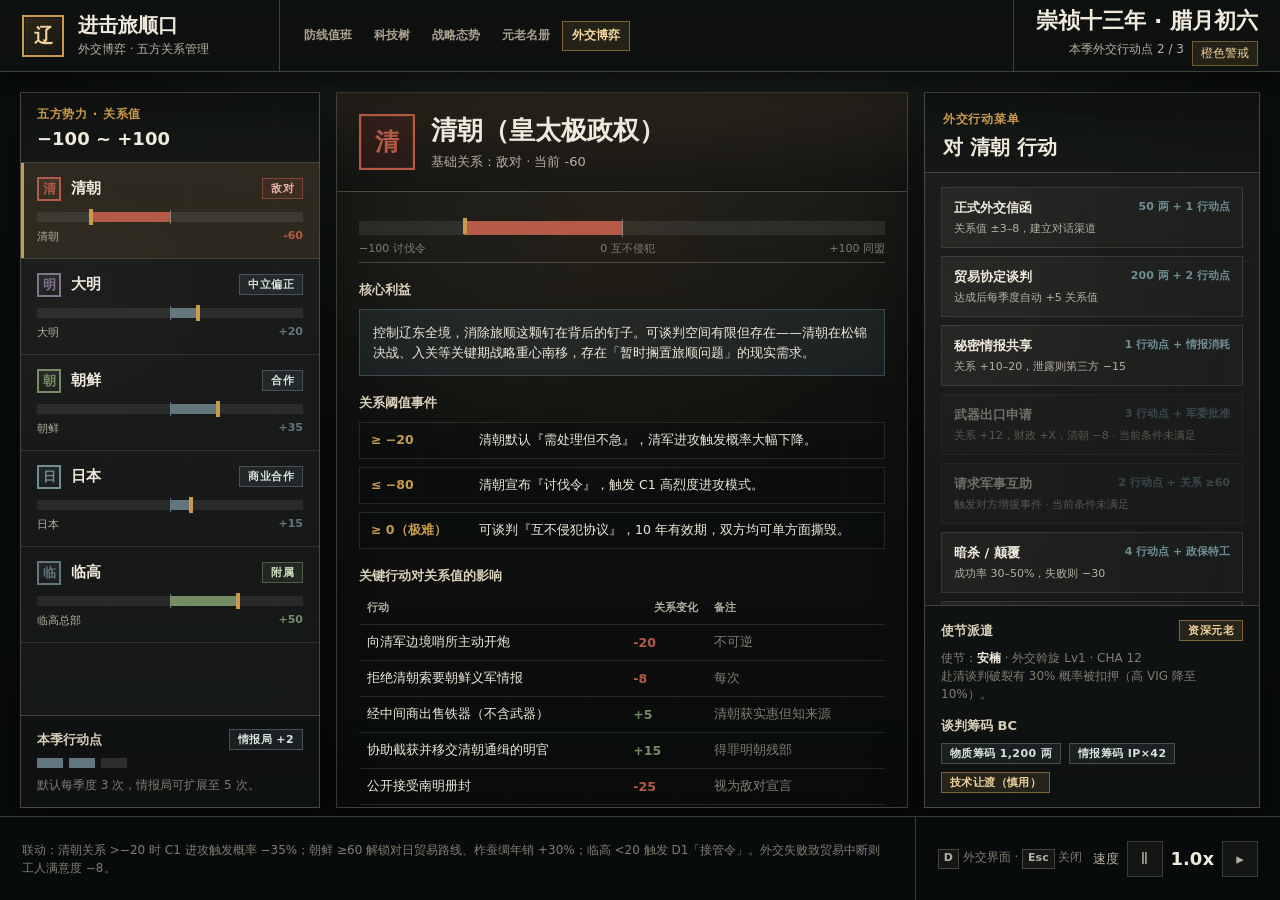
<file: 07_UI原型/ui-demo/diplomacy.html>
<!doctype html>
<html lang="zh-CN">
<head>
  <meta charset="utf-8">
  <meta name="viewport" content="width=device-width, initial-scale=1">
  <title>进击旅顺口 · 五方外交博弈</title>
  <link rel="stylesheet" href="ui-kit.css">
  <style>
    .powers { top: 92px; left: 20px; width: 300px; bottom: 92px; display: grid; grid-template-rows: auto 1fr auto; min-height: 0; }
    .plist { overflow: auto; }
    .prow { padding: 14px 16px; border-bottom: 1px solid var(--line-soft); cursor: pointer; }
    .prow:hover { background: rgba(244,239,225,0.04); }
    .prow[aria-pressed="true"] { background: rgba(213,155,66,0.1); box-shadow: inset 3px 0 0 var(--amber); }
    .prow-top { display: flex; align-items: center; gap: 10px; }
    .prow-name { font-size: 15px; font-weight: 800; }
    .prow-stance { margin-left: auto; }
    /* relation gauge -100..100 */
    .gauge { margin-top: 11px; height: 10px; position: relative; background: rgba(255,255,255,0.08); }
    .gauge .zero { position: absolute; left: 50%; top: -2px; bottom: -2px; width: 1px; background: rgba(255,255,255,0.4); }
    .gauge .fill { position: absolute; top: 0; bottom: 0; }
    .gauge .mark { position: absolute; top: -3px; width: 3px; height: 16px; background: var(--ink); }
    .prow-meta { margin-top: 7px; display: flex; justify-content: space-between; font-size: 11px; color: var(--muted); }

    .ap-box { padding: 13px 16px; border-top: 1px solid var(--line); background: rgba(6,10,11,0.4); }
    .ap-dots { display: flex; gap: 6px; margin-top: 8px; }
    .ap-dot { width: 26px; height: 10px; background: var(--steel); }
    .ap-dot.spent { background: rgba(255,255,255,0.12); }

    .dossier { position: absolute; top: 92px; left: 336px; right: 372px; bottom: 92px; border: 1px solid var(--line); background: var(--panel); overflow: auto; z-index: 4; box-shadow: 0 16px 36px var(--shadow); }
    .dos-head { padding: 20px 22px; border-bottom: 1px solid var(--line); background: rgba(6,10,11,0.4); display: flex; align-items: center; gap: 16px; }
    .crest { width: 56px; height: 56px; display: grid; place-items: center; border: 2px solid; font-weight: 900; font-size: 24px; }
    .dos-name { font-size: 26px; font-weight: 900; }
    .dos-rel { margin-top: 5px; font-size: 13px; color: var(--muted); }
    .big-gauge { margin: 0 22px; padding: 18px 0 6px; border-bottom: 1px solid var(--line); }
    .scale-row { display: flex; justify-content: space-between; font-size: 11px; color: var(--faint); margin-top: 6px; }
    .dos-body { padding: 18px 22px; }
    .interest { padding: 13px; background: rgba(123,166,182,0.1); border: 1px solid rgba(123,166,182,0.3); font-size: 13px; line-height: 1.5; margin-bottom: 18px; }
    .thresh { display: grid; gap: 8px; margin-bottom: 18px; }
    .th { display: grid; grid-template-columns: 96px 1fr; gap: 12px; align-items: start; font-size: 12.5px; padding: 9px 11px; border: 1px solid var(--line-soft); background: rgba(9,13,14,0.4); }
    .th b { color: var(--amber); }
    .acts table { width: 100%; border-collapse: collapse; font-size: 12.5px; }
    .acts th, .acts td { text-align: left; padding: 9px 8px; border-bottom: 1px solid var(--line-soft); }
    .acts th { color: var(--muted); font-weight: 700; font-size: 11px; }
    .delta { font-weight: 800; text-align: right; white-space: nowrap; }
    .delta.up { color: var(--green); } .delta.down { color: var(--red); }

    .menu { top: 92px; right: 20px; width: 336px; bottom: 92px; display: grid; grid-template-rows: auto 1fr auto; min-height: 0; }
    .menu-body { overflow: auto; padding: 14px 16px; }
    .dact { width: 100%; text-align: left; display: grid; grid-template-columns: 1fr auto; gap: 4px 10px; padding: 11px 12px; margin-bottom: 8px; border: 1px solid var(--line-soft); background: rgba(244,239,225,0.04); cursor: pointer; }
    .dact:hover { border-color: var(--steel); background: rgba(123,166,182,0.1); }
    .dact:disabled { opacity: 0.4; cursor: not-allowed; }
    .dact-nm { font-size: 13px; font-weight: 800; }
    .dact-cost { font-size: 11px; color: var(--cyan); font-weight: 800; text-align: right; }
    .dact-ef { grid-column: 1/3; font-size: 11px; color: var(--muted); }
    .envoy { padding: 14px 16px; border-top: 1px solid var(--line); background: rgba(6,10,11,0.4); }
    .chips { display: flex; gap: 8px; flex-wrap: wrap; margin-top: 8px; }
    .envoy-desk {
      background:
        radial-gradient(80% 60% at 50% 18%, rgba(201,154,77,0.08), transparent 66%),
        linear-gradient(180deg, rgba(32,28,22,0.4), rgba(10,12,12,0.96));
    }
    .treaty-table .dos-head {
      background:
        linear-gradient(180deg, rgba(60,42,28,0.3), rgba(10,12,12,0.45));
    }
    .wax-seal {
      background: rgba(101,38,30,0.24);
      box-shadow: inset 0 0 0 1px rgba(201,154,77,0.12);
    }
    .credential-stack .dact {
      background:
        linear-gradient(90deg, rgba(216,207,185,0.055), rgba(216,207,185,0.018));
    }
  </style>
</head>
<body>
  <main class="app">
    <header class="topbar">
      <div class="brand">
        <div class="mark">辽</div>
        <div><div class="brand-title">进击旅顺口</div><div class="brand-sub">外交博弈 · 五方关系管理</div></div>
      </div>
      <nav class="screen-nav">
        <a href="index.html">防线值班</a>
        <a href="tech-tree.html">科技树</a>
        <a href="strategic-map.html">战略态势</a>
        <a href="senate-roster.html">元老名册</a>
        <a href="diplomacy.html" class="active">外交博弈</a>
      </nav>
      <div class="clock">
        <div class="clock-main">崇祯十三年 · 腊月初六</div>
        <div class="clock-sub"><span>本季外交行动点 2 / 3</span><span class="pill">橙色警戒</span></div>
      </div>
    </header>

    <aside class="panel powers">
      <div class="panel-head" style="padding:13px 16px"><div class="eyebrow">五方势力 · 关系值</div><div class="panel-title" style="font-size:18px;margin-top:6px">−100 ~ +100</div></div>
      <div class="plist" id="plist"></div>
      <div class="ap-box">
        <div class="section-title"><span>本季行动点</span><span class="badge cyan">情报局 +2</span></div>
        <div class="ap-dots"><div class="ap-dot"></div><div class="ap-dot"></div><div class="ap-dot spent"></div></div>
        <div class="hint" style="margin-top:8px">默认每季度 3 次，情报局可扩展至 5 次。</div>
      </div>
    </aside>

    <section class="dossier envoy-desk treaty-table">
      <div class="dos-head">
        <div class="crest wax-seal" id="dCrest" style="border-color:var(--red);color:var(--red)">清</div>
        <div>
          <div class="dos-name" id="dName">清朝（皇太极政权）</div>
          <div class="dos-rel" id="dStance">基础关系：敌对 · 当前 −60</div>
        </div>
      </div>
      <div class="big-gauge">
        <div class="gauge" style="height:14px"><div class="zero"></div><div class="fill" id="bgFill"></div><div class="mark" id="bgMark"></div></div>
        <div class="scale-row"><span>−100 讨伐令</span><span>0 互不侵犯</span><span>+100 同盟</span></div>
      </div>
      <div class="dos-body">
        <div class="section-title" style="margin-bottom:10px"><span>核心利益</span></div>
        <div class="interest" id="dInterest">控制辽东全境，消除旅顺这颗钉在背后的钉子。可谈判空间有限但存在——清朝在松锦决战、入关等关键期战略重心南移，存在「暂时搁置旅顺问题」的现实需求。</div>

        <div class="section-title" style="margin-bottom:10px"><span>关系阈值事件</span></div>
        <div class="thresh" id="dThresh"></div>

        <div class="section-title" style="margin-bottom:6px"><span>关键行动对关系值的影响</span></div>
        <div class="acts"><table id="dActs"></table></div>
      </div>
    </section>

    <aside class="panel menu credential-stack">
      <div class="panel-head"><div class="eyebrow">外交行动菜单</div><div class="panel-title" style="font-size:20px">对 <span id="mTarget">清朝</span> 行动</div></div>
      <div class="menu-body" id="menuBody"></div>
      <div class="envoy">
        <div class="section-title"><span>使节派遣</span><span class="badge mid">资深元老</span></div>
        <div class="hint" style="margin-top:8px">使节：<b style="color:var(--ink)">安楠</b> · 外交斡旋 Lv1 · CHA 12<br>赴清谈判破裂有 30% 概率被扣押（高 VIG 降至 10%）。</div>
        <div class="section-title" style="margin-top:14px"><span>谈判筹码 BC</span></div>
        <div class="chips">
          <span class="badge steel">物质筹码 1,200 两</span>
          <span class="badge cyan">情报筹码 IP×42</span>
          <span class="badge mid">技术让渡（慎用）</span>
        </div>
      </div>
    </aside>

    <footer class="bottom-bar">
      <div class="bottom-group">
        <div class="hint">联动：清朝关系 &gt;−20 时 C1 进攻触发概率 −35%；朝鲜 ≥60 解锁对日贸易路线、柞蚕绸年销 +30%；临高 &lt;20 触发 D1「接管令」。外交失败致贸易中断则工人满意度 −8。</div>
      </div>
      <div class="bottom-group right">
        <span class="hint"><span class="kbd">D</span> 外交界面 · <span class="kbd">Esc</span> 关闭</span>
        <div class="speed"><span>速度</span><button class="tiny">Ⅱ</button><strong>1.0x</strong><button class="tiny">▸</button></div>
      </div>
    </footer>
  </main>

  <script>
    // 数据取自《旅顺口游戏设定文档》第29章外交系统
    const POWERS = [
      { id:"qing", crest:"清", color:"var(--red)", name:"清朝（皇太极政权）", short:"清朝", stance:"敌对", rel:-60,
        interest:"控制辽东全境，消除旅顺这颗钉在背后的钉子。可谈判空间有限但存在——清朝在松锦决战、入关等关键期战略重心南移，存在「暂时搁置旅顺问题」的现实需求。",
        thresh:[ ["≥ −20","清朝默认『需处理但不急』，清军进攻触发概率大幅下降。"],
                 ["≤ −80","清朝宣布『讨伐令』，触发 C1 高烈度进攻模式。"],
                 ["≥ 0（极难）","可谈判『互不侵犯协议』，10 年有效期，双方均可单方面撕毁。"] ],
        acts:[ ["向清军边境哨所主动开炮","-20","不可逆"], ["拒绝清朝索要朝鲜义军情报","-8","每次"],
               ["经中间商出售铁器（不含武器）","+5","清朝获实惠但知来源"], ["协助截获并移交清朝通缉的明官","+15","得罪明朝残部"],
               ["公开接受南明册封","-25","视为敌对宣言"], ["清军南下前秘密预警明军","-30","若证实直接触发 C1"] ] },
      { id:"ming", crest:"明", color:"var(--violet)", name:"大明（崇祯 / 南明残余）", short:"大明", stance:"中立偏正", rel:20,
        interest:"明朝希望元老院抗清，但对其真实意图高度警惕。1644 年崇祯殉国后，关系对象转为南明诸王（弘光、隆武、永历），各政权态度差异较大。",
        thresh:[ ["1644 崇祯殉国","公开哀悼厚葬南下明官 +15；沉默 ±0；趁机宣布独立 残余 −30、自主 +20。"],
                 ["接受南明官职","获合法性加成 +20（不影响实权）。"] ],
        acts:[ ["接受明朝漕粮押运订单","+8","每批次"], ["正规渠道出售武器给明军","+12","清朝 −15"],
               ["拒绝崇祯『勤王召令』","-15","1644 关键选择"], ["接受南明名义官职","+20","合法性加成"],
               ["接收并藏匿明朝溃败官员","+10","清朝 −8"], ["拒绝明朝索要技术","-10","每次"] ] },
      { id:"joseon", crest:"朝", color:"var(--green)", name:"朝鲜（李朝政权）", short:"朝鲜", stance:"合作", rel:35,
        interest:"夹在清朝与旅顺之间，实为元老院东北亚最有价值的战略缓冲与情报来源。可合作空间：武器购买、情报交换、难民通道、义兵合作。",
        thresh:[ ["≥ 50","可雇佣朝鲜义兵，每月最多 500 人，战力中等低成本。"],
                 ["≥ 70","开放釜山港停泊权，对日贸易路线解锁。"],
                 ["≥ 85","每季度分享一份清军调兵情报。"] ],
        acts:[ ["优惠价出售钢铁农具","+8","每批"], ["向义兵提供武器训练","+15","清朝得知 −12"],
               ["签订正式贸易协定","+20","长期稳固"], ["公开支持朝鲜某派","±15","支持失败派则崩塌"],
               ["拒绝交还越境逃犯","-10","王室面子"], ["接收难民不通知汉城","-8","人口流失威胁"] ] },
      { id:"japan", crest:"日", color:"var(--cyan)", name:"日本（江户幕府 + 长崎商馆）", short:"日本", stance:"商业合作", rel:15,
        interest:"对旅顺兴趣几乎完全是商业性的——柞蚕绸、钢铁制品、新奇商品。锁国令使官方外交几无可能，实际接触通过长崎唐人馆商人网络。",
        thresh:[ ["≥ 40","长崎唐人馆专属货仓，旅顺商品优先入市。"],
                 ["≥ 60","幕府医疗顾问秘密访问，医药研究 + 情报渗透机会。"],
                 ["≥ 75","日本学徒商人入驻西港，日本情报网建立。"] ],
        acts:[ ["稳定输出优质柞蚕绸（≥30 万尺/年）","+5","商誉积累"], ["向长崎商人出售磺胺 / 奎宁","+10","幕府感兴趣"],
               ["泄露蒸汽机原理","+20","科技扩散极高，极危险"], ["参与朱印船贸易网络","+15","荷兰 −10"],
               ["对马岛武力冲突","-25","难以修复"] ] },
      { id:"lingao", crest:"临", color:"var(--steel)", name:"临高总部（元老院核心）", short:"临高", stance:"附属", rel:50,
        interest:"临高不是『外部势力』而是旅顺上级。这段关系本质是『在同一体制内争夺自主权』——临高希望旅顺提供北方战略价值，但不希望辽南真正独立。",
        thresh:[ ["≥ 70","主动增加年度补给配额，技术支援优先级提升。"],
                 ["40–69","正常附属关系，互有期待与摩擦。"],
                 ["20–39","限制关键物资（蒸汽机零件、药品），触发 B3 供应链中断。"],
                 ["< 20","触发 D1 路线分裂最严重分支——临高发出『接管令』。"] ],
        acts:[ ["按期完成钢铁 / 武器输出配额","+10","每季『乖孩子』路线"], ["主动汇报辽东战略情报","+8","信息依附换信任"],
               ["要求增加决策自主权","-12","权力中枢不喜"], ["拒绝调派本地元老回总部","-15","被视为藏私"],
               ["单方面与清朝非授权接触","-20","视为失控信号"], ["财政完全独立","+5","但自主压力 +15"] ] },
    ];
    const ACTIONS = [
      ["正式外交信函","50 两 + 1 行动点","关系值 ±3–8，建立对话渠道"],
      ["贸易协定谈判","200 两 + 2 行动点","达成后每季度自动 +5 关系值"],
      ["秘密情报共享","1 行动点 + 情报消耗","关系 +10–20，泄露则第三方 −15"],
      ["武器出口申请","3 行动点 + 军委批准","关系 +12，财政 +X，清朝 −8"],
      ["请求军事互助","2 行动点 + 关系 ≥60","触发对方增援事件"],
      ["暗杀 / 颠覆","4 行动点 + 政保特工","成功率 30–50%，失败则 −30"],
      ["公开声明 / 宣言","0 成本 + 1 行动点","多方关系大幅波动，不可撤回"],
      ["秘密协议","2 行动点","不公开，双方可随时撕毁"],
    ];

    const relColor = (v)=> v<=-40?'var(--red)':v<0?'var(--amber)':v<40?'var(--steel)':'var(--green)';
    let cur = 0;
    const plist = document.getElementById("plist");
    POWERS.forEach((p,i)=>{
      const pct = (p.rel+100)/2;
      const el = document.createElement("div");
      el.className="prow"; el.dataset.i=i; el.setAttribute("aria-pressed", i===0);
      const fillStyle = p.rel>=0 ? `left:50%;width:${p.rel/2}%;background:${relColor(p.rel)}` : `right:50%;width:${-p.rel/2}%;background:${relColor(p.rel)}`;
      el.innerHTML = `<div class="prow-top"><span class="crest" style="width:24px;height:24px;font-size:13px;border-color:${p.color};color:${p.color}">${p.crest}</span>
        <span class="prow-name">${p.short}</span><span class="prow-stance badge ${p.rel<=-40?'high':p.rel<0?'mid':p.rel<40?'steel':'low'}">${p.stance}</span></div>
        <div class="gauge"><div class="zero"></div><div class="fill" style="${fillStyle}"></div><div class="mark" style="left:calc(${pct}% - 1px)"></div></div>
        <div class="prow-meta"><span>${p.name.split('（')[0]}</span><span style="color:${relColor(p.rel)};font-weight:800">${p.rel>0?'+':''}${p.rel}</span></div>`;
      el.addEventListener("click", ()=>{ cur=i; render(); });
      plist.appendChild(el);
    });

    function render() {
      const p = POWERS[cur];
      document.querySelectorAll(".prow").forEach(x=>x.setAttribute("aria-pressed", +x.dataset.i===cur));
      const crest = document.getElementById("dCrest");
      crest.textContent = p.crest; crest.style.borderColor = p.color; crest.style.color = p.color;
      document.getElementById("dName").textContent = p.name;
      document.getElementById("dStance").textContent = `基础关系：${p.stance} · 当前 ${p.rel>0?'+':''}${p.rel}`;
      const pct = (p.rel+100)/2;
      const fill = document.getElementById("bgFill");
      if (p.rel>=0) { fill.style.left="50%"; fill.style.right="auto"; fill.style.width=(p.rel/2)+"%"; }
      else { fill.style.right="50%"; fill.style.left="auto"; fill.style.width=(-p.rel/2)+"%"; }
      fill.style.background = relColor(p.rel);
      document.getElementById("bgMark").style.left = `calc(${pct}% - 1px)`;
      document.getElementById("dInterest").textContent = p.interest;

      document.getElementById("dThresh").innerHTML = p.thresh.map(t=>
        `<div class="th"><b>${t[0]}</b><span>${t[1]}</span></div>`).join("");

      document.getElementById("dActs").innerHTML =
        `<tr><th>行动</th><th style="text-align:right">关系变化</th><th>备注</th></tr>` +
        p.acts.map(a=>
          `<tr><td>${a[0]}</td><td class="delta ${a[1].startsWith('+')?'up':a[1].startsWith('-')?'down':''}">${a[1]}</td><td style="color:var(--faint)">${a[2]}</td></tr>`
        ).join("");

      document.getElementById("mTarget").textContent = p.short;
      document.getElementById("menuBody").innerHTML = ACTIONS.map(act=>{
        const lock = (act[0]==="请求军事互助" && p.rel<60) || (act[0]==="武器出口申请" && !(p.id==="joseon"||p.id==="ming"));
        return `<button class="dact" ${lock?'disabled':''}><span class="dact-nm">${act[0]}</span><span class="dact-cost">${act[1]}</span><span class="dact-ef">${act[2]}${lock?' · 当前条件未满足':''}</span></button>`;
      }).join("");
    }
    render();
  </script>
</body>
</html>
</file>
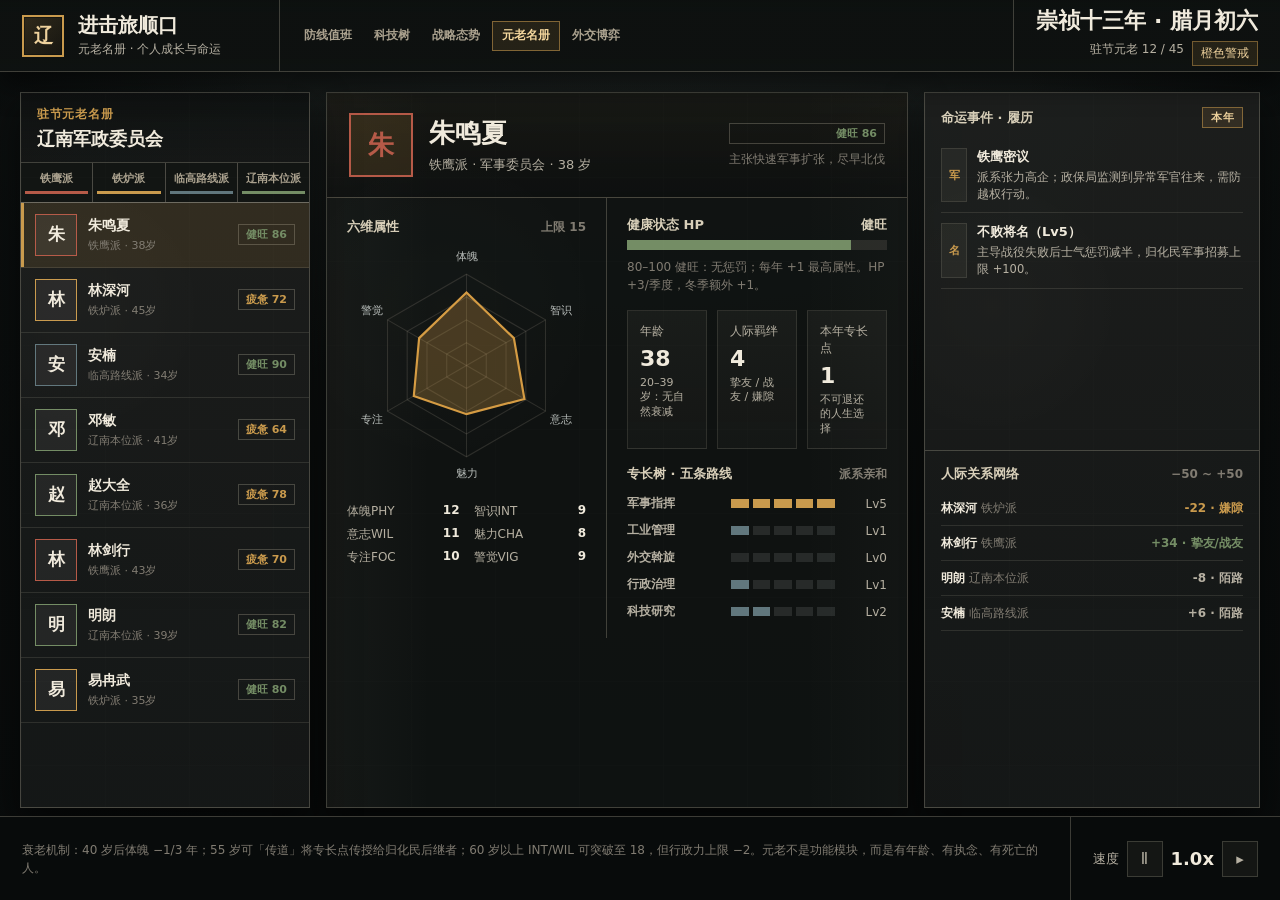
<file: 07_UI原型/ui-demo/senate-roster.html>
<!doctype html>
<html lang="zh-CN">
<head>
  <meta charset="utf-8">
  <meta name="viewport" content="width=device-width, initial-scale=1">
  <title>进击旅顺口 · 元老名册与命运</title>
  <link rel="stylesheet" href="ui-kit.css">
  <style>
    .roster { top: 92px; left: 20px; width: 290px; bottom: 92px; display: grid; grid-template-rows: auto auto 1fr; min-height: 0; }
    .fac-strip { display: flex; gap: 1px; padding: 0; background: var(--line); border-bottom: 1px solid var(--line); }
    .fac { flex: 1; padding: 8px 4px; text-align: center; background: rgba(19,25,28,0.9); font-size: 11px; font-weight: 800; color: var(--muted); }
    .fac i { display: block; width: 100%; height: 3px; margin-top: 5px; }
    .elder-list { overflow: auto; }
    .elder {
      display: grid; grid-template-columns: 42px 1fr auto; gap: 11px; align-items: center;
      padding: 11px 14px; border-bottom: 1px solid var(--line-soft); cursor: pointer;
    }
    .elder:hover { background: rgba(244,239,225,0.04); }
    .elder[aria-pressed="true"] { background: rgba(213,155,66,0.12); box-shadow: inset 3px 0 0 var(--amber); }
    .ava { width: 42px; height: 42px; display: grid; place-items: center; border: 1px solid var(--line); font-weight: 900; font-size: 17px; background: rgba(244,239,225,0.06); }
    .elder-nm { font-size: 14px; font-weight: 800; }
    .elder-sub { font-size: 11px; color: var(--faint); margin-top: 3px; }
    .hp-chip { font-size: 11px; font-weight: 800; padding: 2px 7px; border: 1px solid var(--line); }

    .dossier { position: absolute; top: 92px; left: 326px; right: 372px; bottom: 92px; border: 1px solid var(--line); background: var(--panel); overflow: auto; z-index: 4; box-shadow: 0 16px 36px var(--shadow); }
    .dos-head { display: grid; grid-template-columns: 64px 1fr auto; gap: 16px; align-items: center; padding: 20px 22px; border-bottom: 1px solid var(--line); background: rgba(6,10,11,0.4); }
    .ava-lg { width: 64px; height: 64px; display: grid; place-items: center; border: 2px solid var(--amber); font-weight: 900; font-size: 26px; background: rgba(213,155,66,0.14); color: var(--amber); }
    .dos-name { font-size: 26px; font-weight: 900; }
    .dos-meta { margin-top: 5px; font-size: 13px; color: var(--muted); }
    .dos-grid { display: grid; grid-template-columns: 280px 1fr; gap: 0; }
    .radar-box { padding: 20px; border-right: 1px solid var(--line); }
    .radar-box svg { width: 100%; height: auto; }
    .attr-legend { display: grid; grid-template-columns: 1fr 1fr; gap: 6px 14px; margin-top: 14px; font-size: 12px; }
    .attr-legend span { display: flex; justify-content: space-between; color: var(--muted); }
    .attr-legend b { color: var(--ink); }
    .right-col { padding: 18px 20px; }
    .hpbar-wrap { margin: 6px 0 18px; }
    .specs { display: grid; gap: 10px; }
    .spec { display: grid; grid-template-columns: 92px 1fr 40px; gap: 12px; align-items: center; font-size: 12px; }
    .spec-name { color: var(--muted); font-weight: 700; }
    .pips { display: flex; gap: 4px; }
    .pip { width: 100%; height: 9px; background: rgba(255,255,255,0.1); }
    .pip.on { background: var(--steel); }
    .pip.on.gold { background: var(--amber); }
    .age-row { display: grid; grid-template-columns: repeat(3,1fr); gap: 10px; margin: 16px 0; }

    .side { top: 92px; right: 20px; width: 336px; bottom: 92px; display: grid; grid-template-rows: 1fr 1fr; min-height: 0; }
    .side-sec { overflow: auto; padding: 14px 16px; }
    .side-sec + .side-sec { border-top: 1px solid var(--line); }
    .fate { display: grid; grid-template-columns: 26px 1fr; gap: 10px; padding: 10px 0; border-bottom: 1px solid var(--line-soft); }
    .fate-ic { font-size: 16px; }
    .fate-t { font-size: 13px; font-weight: 800; }
    .fate-b { font-size: 11.5px; color: var(--muted); margin-top: 3px; line-height: 1.45; }
    .rel { display: grid; grid-template-columns: 1fr auto; gap: 6px; align-items: center; padding: 8px 0; border-bottom: 1px solid var(--line-soft); font-size: 12px; }
    .rel-name { font-weight: 700; }
    .rel-val { font-weight: 800; }
    .dossier-table {
      background:
        linear-gradient(90deg, rgba(216,207,185,0.035), transparent 18%, transparent 82%, rgba(216,207,185,0.025)),
        rgba(16,19,18,0.9);
    }
    .archive-ledger .dos-head {
      background:
        linear-gradient(180deg, rgba(47,39,27,0.26), rgba(10,12,12,0.48));
    }
    .seal-strip .fac {
      background: rgba(13,16,15,0.9);
      color: var(--paper-dim);
    }
    .fate-ic {
      border: 1px solid var(--line-soft);
      background: rgba(216,207,185,0.055);
      color: var(--brass);
      display: grid;
      place-items: center;
      font-size: 11px;
      font-weight: 900;
    }
  </style>
</head>
<body>
  <main class="app">
    <header class="topbar">
      <div class="brand">
        <div class="mark">辽</div>
        <div><div class="brand-title">进击旅顺口</div><div class="brand-sub">元老名册 · 个人成长与命运</div></div>
      </div>
      <nav class="screen-nav">
        <a href="index.html">防线值班</a>
        <a href="tech-tree.html">科技树</a>
        <a href="strategic-map.html">战略态势</a>
        <a href="senate-roster.html" class="active">元老名册</a>
        <a href="diplomacy.html">外交博弈</a>
      </nav>
      <div class="clock">
        <div class="clock-main">崇祯十三年 · 腊月初六</div>
        <div class="clock-sub"><span>驻节元老 12 / 45</span><span class="pill">橙色警戒</span></div>
      </div>
    </header>

    <aside class="panel roster">
      <div class="panel-head" style="padding:13px 16px"><div class="eyebrow">驻节元老名册</div><div class="panel-title" style="font-size:18px;margin-top:6px">辽南军政委员会</div></div>
      <div class="fac-strip seal-strip">
        <div class="fac">铁鹰派<i style="background:var(--red)"></i></div>
        <div class="fac">铁炉派<i style="background:var(--amber)"></i></div>
        <div class="fac">临高路线派<i style="background:var(--steel)"></i></div>
        <div class="fac">辽南本位派<i style="background:var(--green)"></i></div>
      </div>
      <div class="elder-list" id="elderList"></div>
    </aside>

    <section class="dossier dossier-table archive-ledger">
      <div class="dos-head">
        <div class="ava-lg" id="dAva">朱</div>
        <div>
          <div class="dos-name" id="dName">朱鸣夏</div>
          <div class="dos-meta" id="dMeta">铁鹰派领袖 · 军事委员会 · 38 岁</div>
        </div>
        <div style="text-align:right">
          <div class="hp-chip" id="dHpChip">健旺 86</div>
          <div class="hint" style="margin-top:6px" id="dStanceNote">主张快速军事扩张</div>
        </div>
      </div>
      <div class="dos-grid">
        <div class="radar-box">
          <div class="section-title" style="margin-bottom:10px"><span>六维属性</span><span class="hint" id="dCap">上限 15</span></div>
          <svg viewBox="0 0 220 220" id="radar"></svg>
          <div class="attr-legend" id="attrLegend"></div>
        </div>
        <div class="right-col">
          <div class="section-title"><span>健康状态 HP</span><span id="dHpState">健旺</span></div>
          <div class="hpbar-wrap"><div class="bar green" style="height:10px"><span id="dHpBar" style="width:86%"></span></div></div>
          <p class="hint" id="dHpNote" style="margin-top:-10px">80–100 健旺：无惩罚；每年 +1 最高属性。HP +3/季度，冬季额外 +1。</p>

          <div class="age-row">
            <div class="stat"><div class="stat-label">年龄</div><div class="stat-value" id="dAge">38</div><div class="stat-note" id="dAgeNote">20–39 岁：无自然衰减</div></div>
            <div class="stat"><div class="stat-label">人际羁绊</div><div class="stat-value" id="dBond">4</div><div class="stat-note">挚友 / 战友 / 嫌隙</div></div>
            <div class="stat"><div class="stat-label">本年专长点</div><div class="stat-value" id="dPt">1</div><div class="stat-note">不可退还的人生选择</div></div>
          </div>

          <div class="section-title" style="margin:6px 0 12px"><span>专长树 · 五条路线</span><span class="hint">派系亲和</span></div>
          <div class="specs" id="specs"></div>
        </div>
      </div>
    </section>

    <aside class="panel side">
      <div class="side-sec">
        <div class="section-title" style="margin-bottom:10px"><span>命运事件 · 履历</span><span class="badge mid" id="fateTag">本年</span></div>
        <div id="fateList"></div>
      </div>
      <div class="side-sec">
        <div class="section-title" style="margin-bottom:8px"><span>人际关系网络</span><span class="hint">−50 ~ +50</span></div>
        <div id="relList"></div>
      </div>
    </aside>

    <footer class="bottom-bar">
      <div class="bottom-group">
        <div class="hint">衰老机制：40 岁后体魄 −1/3 年；55 岁可「传道」将专长点传授给归化民后继者；60 岁以上 INT/WIL 可突破至 18，但行政力上限 −2。元老不是功能模块，而是有年龄、有执念、有死亡的人。</div>
      </div>
      <div class="bottom-group right">
        <div class="speed"><span>速度</span><button class="tiny">Ⅱ</button><strong>1.0x</strong><button class="tiny">▸</button></div>
      </div>
    </footer>
  </main>

  <script>
    // 角色取自《人物小传》与设定文档第46/47章；属性为设定示例
    const ATTRS = ["体魄PHY","智识INT","意志WIL","魅力CHA","专注FOC","警觉VIG"];
    const FAC_COLOR = { "铁鹰派":"var(--red)", "铁炉派":"var(--amber)", "临高路线派":"var(--steel)", "辽南本位派":"var(--green)" };
    const ROUTES = ["军事指挥","工业管理","外交斡旋","行政治理","科技研究"];

    const ELDERS = [
      { nm:"朱鸣夏", fac:"铁鹰派", role:"军事委员会", age:38, hp:86, stance:"主张快速军事扩张，尽早北伐",
        a:[12,9,11,8,10,9], spec:[5,1,0,1,2], bond:4, pt:1,
        fates:[ ["军","铁鹰密议","派系张力高企；政保局监测到异常军官往来，需防越权行动。"],
                ["名","不败将名（Lv5）","主导战役失败后士气惩罚减半，归化民军事招募上限 +100。"] ],
        rel:[ ["林深河","铁炉派",-22], ["林剑行","铁鹰派",34], ["明朗","辽南本位派",-8], ["安楠","临高路线派",6] ] },

      { nm:"林深河", fac:"铁炉派", role:"铁山工业区主管", age:45, hp:72, stance:"工业立本，先建成完整工业飞地再谈扩张",
        a:[10,12,12,7,13,8], spec:[0,5,0,2,3], bond:5, pt:1,
        fates:[ ["工","铁山之魂（Lv5）","铁山整体产值永久 +10%；本人死亡触发『铁山哀悼』特殊事件。"],
                ["悟","中年顿悟","45 岁段，30% 概率某年专长点 +1。" ] ],
        rel:[ ["朱鸣夏","铁鹰派",-22], ["易冉武","铁炉派",28], ["赵大全","—",15], ["邓敏","辽南本位派",-12] ] },

      { nm:"安楠", fac:"临高路线派", role:"对外情报局 · 外事", age:34, hp:90, stance:"与临高本部保持同步，旅顺服务全国战略",
        a:[9,13,10,12,9,13], spec:[0,0,3,1,2], bond:3, pt:1,
        fates:[ ["信","与家眷通信","收到临高消息：WIL +2，HP +5。"],
                ["语","语言习得（Lv1）","额外掌握满语，北方谈判 +5。" ] ],
        rel:[ ["朱鸣夏","铁鹰派",6], ["明朗","辽南本位派",12], ["林剑行","铁鹰派",-15], ["易冉武","铁炉派",4] ] },

      { nm:"邓敏", fac:"辽南本位派", role:"档案 · 死亡编号 · 责任追溯", age:41, hp:64, stance:"重视归化民福利，反对『用完即弃』式动员",
        a:[8,12,11,9,14,11], spec:[0,1,0,4,2], bond:2, pt:1,
        fates:[ ["民","民情感知（Lv2）","每季度获归化民民情报告，提前 2 月预警满意度危机。"],
                ["警","独走嫌疑","私下发展基层组织雏形，处于政保局严密监控下。" ] ],
        rel:[ ["明朗","辽南本位派",30], ["林深河","铁炉派",-12], ["赵大全","—",18], ["林剑行","铁鹰派",-26] ] },

      { nm:"赵大全", fac:"辽南本位派", role:"朝鲜矿产开发 · 野外勘探", age:36, hp:78, stance:"务实派，常年在外带回岩石样本",
        a:[13,10,10,8,11,12], spec:[1,2,0,1,3], bond:3, pt:1,
        fates:[ ["矿","技术顿悟","在选矿问题上想通——免费完成 1 个科技节点。"],
                ["海","海上风暴","出海遇大风，HP −20；生还后 VIG +1。" ] ],
        rel:[ ["邓敏","辽南本位派",18], ["林深河","铁炉派",15], ["易冉武","铁炉派",9], ["安楠","临高路线派",2] ] },

      { nm:"林剑行", fac:"铁鹰派", role:"法务 · 司法终审", age:43, hp:70, stance:"文明主体论与大陆干预主义，1644 年前粉碎内亚集团",
        a:[9,13,14,9,12,10], spec:[2,0,1,3,1], bond:2, pt:1,
        fates:[ ["法","基层渗透（Lv3）","归化民忠诚度上限 +10；政保局误捕概率 −20%。"],
                ["危","中年危机","对穿越使命产生怀疑，WIL 检定 ≥6 通过。" ] ],
        rel:[ ["朱鸣夏","铁鹰派",34], ["邓敏","辽南本位派",-26], ["安楠","临高路线派",-15], ["明朗","辽南本位派",-10] ] },

      { nm:"明朗", fac:"辽南本位派", role:"人事 · 干部选配", age:39, hp:82, stance:"以多派系清算式甄别配置岗位，把握各派底线",
        a:[8,12,12,11,13,12], spec:[0,1,1,4,1], bond:4, pt:1,
        fates:[ ["吏","地方精英（Lv4）","解锁归化民『本土官员』岗位，可任命县级职务。"],
                ["信","与家眷通信","故土来信报喜，WIL +2。" ] ],
        rel:[ ["邓敏","辽南本位派",30], ["安楠","临高路线派",12], ["朱鸣夏","铁鹰派",-8], ["林剑行","铁鹰派",-10] ] },

      { nm:"易冉武", fac:"铁炉派", role:"经济建模 · 数据分析", age:35, hp:80, stance:"数据驱动的经济学家，汉本位立场",
        a:[8,14,11,8,14,10], spec:[0,3,2,2,3], bond:3, pt:1,
        fates:[ ["研","交叉领域（Lv2）","选定 2 相邻科技节点，解锁时同时获得。"],
                ["病","积劳成疾风险","连续高强度工作，体魄承压，需安排休养。" ] ],
        rel:[ ["林深河","铁炉派",28], ["赵大全","—",9], ["安楠","临高路线派",4], ["林剑行","铁鹰派",-6] ] },
    ];

    const HP_STATE = (hp) => hp>=80?["健旺","green"]:hp>=50?["疲惫","amber"]:hp>=30?["病弱","amber"]:hp>=10?["危重","red"]:["死亡","red"];
    const HP_NOTE = { "健旺":"80–100 健旺：无惩罚；每年 +1 最高属性。HP +3/季度，冬季额外 +1。",
      "疲惫":"50–79 疲惫：行政力上限 −1；专长点获取需额外 1 个月。",
      "病弱":"30–49 病弱：所有加成减半；主导的工程 / 谈判效率 −20%。",
      "危重":"10–29 危重：无法主导任何事务；每季度 15% 概率恶化。" };
    const AGE_NOTE = (a) => a<40?"20–39 岁：无自然衰减":a<50?"40–49 岁：体魄 −1/3 年，可能中年顿悟":a<60?"50–59 岁：体魄 −1/2 年，可『传道』":"60+ 岁：INT/WIL 可破 18，行政力 −2";

    let cur = 0;
    const list = document.getElementById("elderList");
    ELDERS.forEach((e, i) => {
      const st = HP_STATE(e.hp);
      const el = document.createElement("div");
      el.className = "elder"; el.dataset.i = i; el.setAttribute("aria-pressed", i === 0);
      el.innerHTML = `<div class="ava" style="border-color:${FAC_COLOR[e.fac]}">${e.nm[0]}</div>
        <div><div class="elder-nm">${e.nm}</div><div class="elder-sub">${e.fac} · ${e.age}岁</div></div>
        <div class="hp-chip" style="color:${st[1]==='green'?'var(--green)':st[1]==='amber'?'var(--amber)':'var(--red)'}">${st[0]} ${e.hp}</div>`;
      el.addEventListener("click", () => { cur = i; render(); });
      list.appendChild(el);
    });

    function radar(vals) {
      const cx = 110, cy = 110, R = 84, N = 6;
      const pt = (i, r) => [cx + r*Math.cos(-Math.PI/2 + i*2*Math.PI/N), cy + r*Math.sin(-Math.PI/2 + i*2*Math.PI/N)];
      let grid = "";
      [0.25,0.5,0.75,1].forEach(f => {
        let p = "";
        for (let i=0;i<N;i++){ const [x,y]=pt(i,R*f); p += `${x.toFixed(1)},${y.toFixed(1)} `; }
        grid += `<polygon points="${p}" fill="none" stroke="rgba(222,214,189,0.14)"/>`;
      });
      let axes = "", labels = "";
      for (let i=0;i<N;i++){ const [x,y]=pt(i,R); axes += `<line x1="${cx}" y1="${cy}" x2="${x}" y2="${y}" stroke="rgba(222,214,189,0.14)"/>`;
        const [lx,ly]=pt(i,R+16); labels += `<text x="${lx}" y="${ly}" fill="#b8bdba" font-size="10" text-anchor="middle" dominant-baseline="middle">${ATTRS[i].slice(0,2)}</text>`; }
      let poly = "";
      for (let i=0;i<N;i++){ const [x,y]=pt(i, R*Math.min(vals[i],15)/15); poly += `${x.toFixed(1)},${y.toFixed(1)} `; }
      return grid + axes + `<polygon points="${poly}" fill="rgba(213,155,66,0.28)" stroke="#d59b42" stroke-width="2"/>` + labels;
    }

    function render() {
      const e = ELDERS[cur];
      document.querySelectorAll(".elder").forEach(x => x.setAttribute("aria-pressed", +x.dataset.i === cur));
      const av = document.getElementById("dAva");
      av.textContent = e.nm[0]; av.style.borderColor = FAC_COLOR[e.fac]; av.style.color = FAC_COLOR[e.fac];
      document.getElementById("dName").textContent = e.nm;
      document.getElementById("dMeta").textContent = `${e.fac} · ${e.role} · ${e.age} 岁`;
      document.getElementById("dStanceNote").textContent = e.stance;

      const st = HP_STATE(e.hp);
      const chip = document.getElementById("dHpChip");
      chip.textContent = `${st[0]} ${e.hp}`;
      chip.style.color = st[1]==='green'?'var(--green)':st[1]==='amber'?'var(--amber)':'var(--red)';

      document.getElementById("radar").innerHTML = radar(e.a);
      document.getElementById("attrLegend").innerHTML = e.a.map((v,i)=>`<span>${ATTRS[i]} <b>${v}</b></span>`).join("");

      document.getElementById("dHpState").textContent = st[0];
      const bar = document.getElementById("dHpBar");
      bar.style.width = e.hp + "%";
      bar.parentElement.className = "bar " + st[1];
      document.getElementById("dHpNote").textContent = HP_NOTE[st[0]] || "";

      document.getElementById("dAge").textContent = e.age;
      document.getElementById("dAgeNote").textContent = AGE_NOTE(e.age);
      document.getElementById("dBond").textContent = e.bond;
      document.getElementById("dPt").textContent = e.pt;

      document.getElementById("specs").innerHTML = e.spec.map((lv,i)=>{
        const pips = Array.from({length:5},(_,k)=>`<div class="pip ${k<lv?'on':''} ${k<lv && lv===5?'gold':''}"></div>`).join("");
        return `<div class="spec"><span class="spec-name">${ROUTES[i]}</span><div class="pips">${pips}</div><span style="text-align:right;color:var(--muted)">Lv${lv}</span></div>`;
      }).join("");

      document.getElementById("fateList").innerHTML = e.fates.map(f=>
        `<div class="fate"><div class="fate-ic">${f[0]}</div><div><div class="fate-t">${f[1]}</div><div class="fate-b">${f[2]}</div></div></div>`).join("");

      const relColor = (v)=> v>=30?'var(--green)':v>=10?'var(--steel)':v>-10?'var(--muted)':v>-30?'var(--amber)':'var(--red)';
      const relLabel = (v)=> v>=30?'挚友/战友':v>=10?'同僚':v>-10?'陌路':v>-30?'嫌隙':'对立';
      document.getElementById("relList").innerHTML = e.rel.map(r=>
        `<div class="rel"><span><span class="rel-name">${r[0]}</span> <span class="hint">${r[1]}</span></span>
         <span class="rel-val" style="color:${relColor(r[2])}">${r[2]>0?'+':''}${r[2]} · ${relLabel(r[2])}</span></div>`).join("");
    }
    render();
  </script>
</body>
</html>
</file>
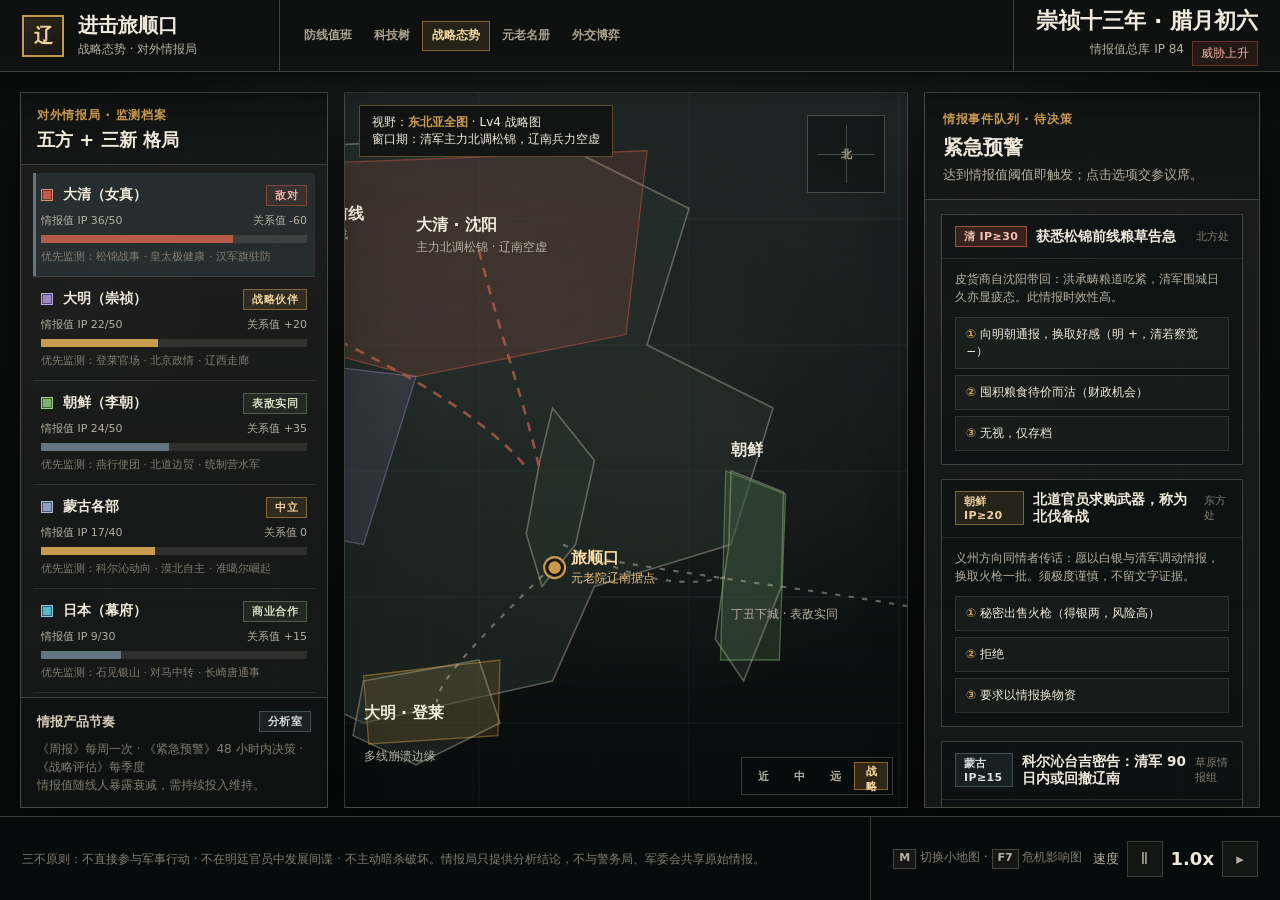
<file: 07_UI原型/ui-demo/strategic-map.html>
<!doctype html>
<html lang="zh-CN">
<head>
  <meta charset="utf-8">
  <meta name="viewport" content="width=device-width, initial-scale=1">
  <title>进击旅顺口 · 东北亚战略态势</title>
  <link rel="stylesheet" href="ui-kit.css">
  <style>
    .intel-rail {
      top: 92px; left: 20px; width: 308px; bottom: 92px;
      display: grid; grid-template-rows: auto 1fr auto; min-height: 0;
    }
    .watch { overflow: auto; padding: 8px 12px; }
    .power {
      padding: 12px 8px; border-bottom: 1px solid var(--line-soft); cursor: pointer;
    }
    .power:hover { background: rgba(244,239,225,0.04); }
    .power[aria-pressed="true"] { background: rgba(123,166,182,0.12); box-shadow: inset 3px 0 0 var(--steel); }
    .power-top { display: flex; align-items: center; gap: 10px; }
    .swatch { width: 12px; height: 12px; flex: none; border: 1px solid rgba(255,255,255,0.3); }
    .power-name { font-size: 14px; font-weight: 800; }
    .power-stance { margin-left: auto; font-size: 11px; }
    .power-meta { margin-top: 7px; display: grid; grid-template-columns: 1fr 1fr; gap: 4px 10px; font-size: 11px; color: var(--muted); }
    .ip-bar { margin-top: 7px; }

    .ipbox { padding: 13px 16px; border-top: 1px solid var(--line); background: rgba(6,10,11,0.4); }

    .mapwrap {
      position: absolute; top: 92px; left: 344px; right: 372px; bottom: 92px;
      border: 1px solid var(--line); overflow: hidden; z-index: 4;
      background: radial-gradient(130% 100% at 60% 20%, rgba(20,40,52,0.55), rgba(6,12,15,0.95));
      box-shadow: 0 16px 36px var(--shadow);
    }
    .mapwrap svg { width: 100%; height: 100%; display: block; }
    .sea-grid line { stroke: rgba(123,166,182,0.1); stroke-width: 1; }
    .coast { fill: rgba(40,52,46,0.5); stroke: rgba(222,214,189,0.35); stroke-width: 1.5; }
    .zone { stroke-width: 1.2; }
    .zlabel { fill: var(--ink); font-size: 15px; font-weight: 800; font-family: inherit; }
    .zsub { fill: var(--muted); font-size: 11px; font-family: inherit; }
    .threat { fill: none; stroke: var(--red); stroke-width: 2.5; stroke-dasharray: 9 8; opacity: 0.8; }
    .trade { fill: none; stroke: var(--cyan); stroke-width: 2; stroke-dasharray: 4 8; opacity: 0.7; }
    @keyframes ping { 0% { r: 10; opacity: 0.9 } 100% { r: 30; opacity: 0 } }
    .us-ping { fill: none; stroke: var(--amber); stroke-width: 2; animation: ping 2.4s ease-out infinite; }
    .map-overlay {
      position: absolute; left: 14px; top: 12px; z-index: 5;
      background: rgba(8,12,13,0.82); border: 1px solid var(--line);
      padding: 8px 12px; font-size: 12px; backdrop-filter: blur(6px);
    }
    .map-overlay b { color: var(--amber); }
    .scale {
      position: absolute; right: 14px; bottom: 12px; z-index: 5;
      display: flex; gap: 2px; background: rgba(8,12,13,0.82); border: 1px solid var(--line); padding: 4px;
    }
    .scale button { width: 34px; height: 28px; border: 1px solid transparent; background: transparent; color: var(--muted); cursor: pointer; font-size: 11px; font-weight: 800; }
    .scale button.on { background: rgba(213,155,66,0.2); border-color: rgba(213,155,66,0.55); color: #ffe0a5; }

    .feed { top: 92px; right: 20px; width: 336px; bottom: 92px; display: grid; grid-template-rows: auto 1fr; min-height: 0; }
    .feed-body { overflow: auto; padding: 14px 16px; }
    .intel {
      border: 1px solid var(--line); background: rgba(9,13,14,0.55); margin-bottom: 14px;
    }
    .intel-head { display: flex; align-items: center; gap: 9px; padding: 11px 13px; border-bottom: 1px solid var(--line-soft); }
    .intel-head .src { font-size: 11px; color: var(--faint); margin-left: auto; }
    .intel-title { font-size: 13.5px; font-weight: 800; line-height: 1.3; }
    .intel-body { padding: 11px 13px; font-size: 12px; color: var(--muted); line-height: 1.5; }
    .opts { display: grid; gap: 6px; padding: 0 13px 13px; }
    .opt { text-align: left; border: 1px solid var(--line-soft); background: rgba(244,239,225,0.04); padding: 8px 10px; cursor: pointer; font-size: 12px; }
    .opt:hover { border-color: var(--steel); background: rgba(123,166,182,0.1); }
    .opt b { color: var(--amber); margin-right: 4px; }
    .campaign-map {
      background:
        radial-gradient(80% 60% at 54% 44%, rgba(216,207,185,0.06), transparent 70%),
        linear-gradient(180deg, rgba(31,39,38,0.9), rgba(8,11,11,0.98));
    }
    .campaign-map .sea-lane {
      stroke: rgba(216,207,185,0.62);
      stroke-width: 2;
      stroke-dasharray: 5 8;
    }
    .intelligence-tag {
      border-color: rgba(201,154,77,0.42);
      background: rgba(16,19,18,0.88);
    }
    .compass-rose {
      position: absolute;
      right: 22px;
      top: 22px;
      z-index: 6;
      width: 78px;
      height: 78px;
      border: 1px solid rgba(216,207,185,0.28);
      display: grid;
      place-items: center;
      color: var(--paper-dim);
      font-size: 11px;
      font-weight: 900;
      background: rgba(9,12,12,0.46);
    }
    .compass-rose::before,
    .compass-rose::after {
      content: "";
      position: absolute;
      background: rgba(216,207,185,0.28);
    }
    .compass-rose::before { width: 1px; height: 58px; }
    .compass-rose::after { width: 58px; height: 1px; }
  </style>
</head>
<body>
  <main class="app">
    <header class="topbar">
      <div class="brand">
        <div class="mark">辽</div>
        <div><div class="brand-title">进击旅顺口</div><div class="brand-sub">战略态势 · 对外情报局</div></div>
      </div>
      <nav class="screen-nav">
        <a href="index.html">防线值班</a>
        <a href="tech-tree.html">科技树</a>
        <a href="strategic-map.html" class="active">战略态势</a>
        <a href="senate-roster.html">元老名册</a>
        <a href="diplomacy.html">外交博弈</a>
      </nav>
      <div class="clock">
        <div class="clock-main">崇祯十三年 · 腊月初六</div>
        <div class="clock-sub"><span>情报值总库 IP 84</span><span class="pill red">威胁上升</span></div>
      </div>
    </header>

    <aside class="panel intel-rail">
      <div class="panel-head" style="padding:14px 16px">
        <div class="eyebrow">对外情报局 · 监测档案</div>
        <div class="panel-title" style="font-size:18px;margin-top:6px">五方 + 三新 格局</div>
      </div>
      <div class="watch" id="watch"></div>
      <div class="ipbox">
        <div class="section-title" style="margin-bottom:8px"><span>情报产品节奏</span><span class="badge steel">分析室</span></div>
        <div class="hint">《周报》每周一次 · 《紧急预警》48 小时内决策 · 《战略评估》每季度<br>情报值随线人暴露衰减，需持续投入维持。</div>
      </div>
    </aside>

    <section class="mapwrap campaign-map game-map-surface">
      <div class="map-overlay intelligence-tag">视野：<b>东北亚全图</b> · Lv4 战略图<br>窗口期：清军主力北调松锦，辽南兵力空虚</div>
      <div class="compass-rose">北</div>
      <svg viewBox="0 0 1000 680" preserveAspectRatio="xMidYMid slice">
        <g class="sea-grid">
          <line x1="0" y1="120" x2="1000" y2="120"/><line x1="0" y1="240" x2="1000" y2="240"/>
          <line x1="0" y1="360" x2="1000" y2="360"/><line x1="0" y1="480" x2="1000" y2="480"/>
          <line x1="0" y1="600" x2="1000" y2="600"/>
          <line x1="160" y1="0" x2="160" y2="680"/><line x1="360" y1="0" x2="360" y2="680"/>
          <line x1="560" y1="0" x2="560" y2="680"/><line x1="760" y1="0" x2="760" y2="680"/>
        </g>

        <!-- 大陆轮廓（抽象） -->
        <path class="coast" d="M0 60 L420 40 L560 110 L520 240 L640 300 L600 430 L470 470 L430 560 L250 600 L120 540 L40 420 L0 300 Z"/>
        <!-- 辽东半岛 -->
        <path class="coast" d="M430 300 L470 350 L452 430 L420 470 L405 420 L418 350 Z"/>
        <!-- 朝鲜半岛 -->
        <path class="coast" d="M600 360 L650 380 L648 470 L612 560 L585 520 L598 430 Z"/>
        <!-- 山东半岛 -->
        <path class="coast" d="M250 560 L360 540 L380 600 L300 640 L240 612 Z"/>
        <!-- 日本（一角） -->
        <path class="coast" d="M820 460 L920 430 L960 520 L880 600 L800 560 Z"/>

        <!-- 控制区色块 -->
        <path class="zone" d="M120 70 L520 55 L500 230 L300 270 L150 230 Z" fill="rgba(199,90,71,0.16)" stroke="rgba(199,90,71,0.5)"/>
        <path class="zone" d="M40 240 L300 270 L250 430 L90 400 Z" fill="rgba(154,134,196,0.14)" stroke="rgba(154,134,196,0.45)"/>
        <path class="zone" d="M595 360 L652 382 L646 540 L590 540 Z" fill="rgba(123,179,108,0.16)" stroke="rgba(123,179,108,0.5)"/>
        <path class="zone" d="M250 555 L380 540 L378 612 L255 620 Z" fill="rgba(213,155,66,0.14)" stroke="rgba(213,155,66,0.45)"/>
        <path class="zone" d="M820 462 L918 432 L956 520 L820 560 Z" fill="rgba(90,183,200,0.12)" stroke="rgba(90,183,200,0.4)"/>

        <!-- 威胁与贸易向量 -->
        <path class="threat" d="M360 150 C380 230 405 300 418 360"/>
        <path class="threat" d="M150 200 C260 250 360 300 408 360"/>
        <path class="trade sea-lane" d="M440 430 C520 470 560 470 600 460"/>
        <path class="trade sea-lane" d="M430 450 C360 520 320 560 320 580"/>
        <path class="trade sea-lane" d="M455 440 C620 470 760 480 860 510"/>

        <!-- 标签 -->
        <text class="zlabel" x="300" y="130">大清 · 沈阳</text>
        <text class="zsub" x="300" y="150">主力北调松锦 · 辽南空虚</text>
        <text class="zlabel" x="190" y="120">锦州前线</text><text class="zsub" x="190" y="138">松锦决战</text>
        <text class="zlabel" x="90" y="330">蒙古各部</text><text class="zsub" x="90" y="348">漠南降清 · 漠北自主</text>
        <text class="zlabel" x="600" y="345">朝鲜</text><text class="zsub" x="600" y="500">丁丑下城 · 表敌实同</text>
        <text class="zlabel" x="250" y="595">大明 · 登莱</text><text class="zsub" x="250" y="635">多线崩溃边缘</text>
        <text class="zlabel" x="845" y="455">日本</text><text class="zsub" x="845" y="475">锁国 · 长崎出岛</text>

        <!-- 我方据点 旅顺 -->
        <circle class="us-ping" cx="432" cy="452" r="10"/>
        <circle cx="432" cy="452" r="7" fill="var(--amber)" stroke="#1a120a" stroke-width="2"/>
        <text class="zlabel" x="448" y="448" style="fill:#ffe0a5">旅顺口</text>
        <text class="zsub" x="448" y="466" style="fill:#f1c27c">元老院辽南据点</text>
      </svg>
      <div class="scale">
        <button>近</button><button>中</button><button>远</button><button class="on">战略</button>
      </div>
    </section>

    <aside class="panel feed">
      <div class="panel-head">
        <div class="eyebrow">情报事件队列 · 待决策</div>
        <div class="panel-title" style="font-size:20px">紧急预警</div>
        <div class="panel-meta">达到情报值阈值即触发；点击选项交参议席。</div>
      </div>
      <div class="feed-body">
        <article class="intel">
          <div class="intel-head"><span class="badge severe">清 IP≥30</span><span class="intel-title">获悉松锦前线粮草告急</span><span class="src">北方处</span></div>
          <div class="intel-body">皮货商自沈阳带回：洪承畴粮道吃紧，清军围城日久亦显疲态。此情报时效性高。</div>
          <div class="opts">
            <button class="opt"><b>①</b>向明朝通报，换取好感（明 +，清若察觉 −）</button>
            <button class="opt"><b>②</b>囤积粮食待价而沽（财政机会）</button>
            <button class="opt"><b>③</b>无视，仅存档</button>
          </div>
        </article>

        <article class="intel">
          <div class="intel-head"><span class="badge mid">朝鲜 IP≥20</span><span class="intel-title">北道官员求购武器，称为北伐备战</span><span class="src">东方处</span></div>
          <div class="intel-body">义州方向同情者传话：愿以白银与清军调动情报，换取火枪一批。须极度谨慎，不留文字证据。</div>
          <div class="opts">
            <button class="opt"><b>①</b>秘密出售火枪（得银两，风险高）</button>
            <button class="opt"><b>②</b>拒绝</button>
            <button class="opt"><b>③</b>要求以情报换物资</button>
          </div>
        </article>

        <article class="intel">
          <div class="intel-head"><span class="badge steel">蒙古 IP≥15</span><span class="intel-title">科尔沁台吉密告：清军 90 日内或回撤辽南</span><span class="src">草原情报组</span></div>
          <div class="intel-body">以布匹茶叶易得之情报。若属实，金州地峡防线须在窗口期内完成加固。</div>
          <div class="opts">
            <button class="opt"><b>①</b>加速筑城备战</button>
            <button class="opt"><b>②</b>疏散平民</button>
            <button class="opt"><b>③</b>散布假情报迷惑清军</button>
          </div>
        </article>

        <article class="intel">
          <div class="intel-head"><span class="badge cyan">罗刹 IP≥10</span><span class="intel-title">索伦商人描述：北方来了说奇怪语言的骑马者</span><span class="src">西北处</span></div>
          <div class="intel-body">哥萨克东扩抵阿穆尔河方向。长期预警价值——若罗刹与清在黑龙江冲突，将牵制清军北顾。</div>
          <div class="opts">
            <button class="opt"><b>①</b>派探查队北上</button>
            <button class="opt"><b>②</b>向清朝出售情报（反间）</button>
            <button class="opt"><b>③</b>保密建档</button>
          </div>
        </article>
      </div>
    </aside>

    <footer class="bottom-bar">
      <div class="bottom-group">
        <div class="hint">三不原则：不直接参与军事行动 · 不在明廷官员中发展间谍 · 不主动暗杀破坏。情报局只提供分析结论，不与警务局、军委会共享原始情报。</div>
      </div>
      <div class="bottom-group right">
        <span class="hint"><span class="kbd">M</span> 切换小地图 · <span class="kbd">F7</span> 危机影响图</span>
        <div class="speed"><span>速度</span><button class="tiny">Ⅱ</button><strong>1.0x</strong><button class="tiny">▸</button></div>
      </div>
    </footer>
  </main>

  <script>
    // 数据取自《旅顺口游戏设定文档》第22章·第29章
    const POWERS = [
      { id: "qing",   name: "大清（女真）", color: "#c75a47", stance: "敌对", sc: "high", rel: -60, ip: 36, ipMax: 50, note: "首要监测", focus: "松锦战事 · 皇太极健康 · 汉军旗驻防" },
      { id: "ming",   name: "大明（崇祯）", color: "#9a86c4", stance: "战略伙伴", sc: "mid", rel: 20, ip: 22, ipMax: 50, note: "岌岌可危", focus: "登莱官场 · 北京政情 · 辽西走廊" },
      { id: "joseon", name: "朝鲜（李朝）", color: "#7bb36c", stance: "表敌实同", sc: "low", rel: 35, ip: 24, ipMax: 50, note: "战略缓冲", focus: "燕行使团 · 北道边贸 · 统制营水军" },
      { id: "mongol", name: "蒙古各部", color: "#8fa0c4", stance: "中立", sc: "mid", rel: 0, ip: 17, ipMax: 40, note: "分裂草原", focus: "科尔沁动向 · 漠北自主 · 准噶尔崛起" },
      { id: "japan",  name: "日本（幕府）", color: "#5ab7c8", stance: "商业合作", sc: "low", rel: 15, ip: 9, ipMax: 30, note: "锁国暗流", focus: "石见银山 · 对马中转 · 长崎唐通事" },
      { id: "voc",    name: "荷兰 VOC", color: "#c8a25a", stance: "竞争者", sc: "low", rel: 5, ip: 6, ipMax: 30, note: "潜在合作", focus: "热兰遮城 · 丝银贸易 · 火炮技术" },
      { id: "zheng",  name: "郑氏集团", color: "#b88a6a", stance: "暂不接触", sc: "low", rel: 0, ip: 5, ipMax: 30, note: "海权变量", focus: "台海航线 · 北上贸易 · 明清私通" },
      { id: "russia", name: "罗刹（俄）", color: "#7ba6b6", stance: "未知量", sc: "low", rel: 0, ip: 11, ipMax: 30, note: "北方预警", focus: "哥萨克东扩 · 阿穆尔河 · 索伦各部" },
    ];
    const watch = document.getElementById("watch");
    POWERS.forEach((p, i) => {
      const el = document.createElement("div");
      el.className = "power"; el.setAttribute("aria-pressed", i === 0);
      el.innerHTML = `
        <div class="power-top">
          <span class="swatch" style="background:${p.color}"></span>
          <span class="power-name">${p.name}</span>
          <span class="power-stance badge ${p.sc}">${p.stance}</span>
        </div>
        <div class="power-meta"><span>情报值 IP ${p.ip}/${p.ipMax}</span><span style="text-align:right">关系值 ${p.rel>0?'+':''}${p.rel}</span></div>
        <div class="bar ${p.sc==='high'?'red':p.sc==='mid'?'amber':'cyan'} ip-bar"><span style="width:${Math.round(p.ip/p.ipMax*100)}%"></span></div>
        <div class="power-meta" style="margin-top:6px"><span style="grid-column:1/3;color:var(--faint)">优先监测：${p.focus}</span></div>`;
      el.addEventListener("click", () => {
        document.querySelectorAll(".power").forEach(x => x.setAttribute("aria-pressed", "false"));
        el.setAttribute("aria-pressed", "true");
      });
      watch.appendChild(el);
    });
  </script>
</body>
</html>
</file>
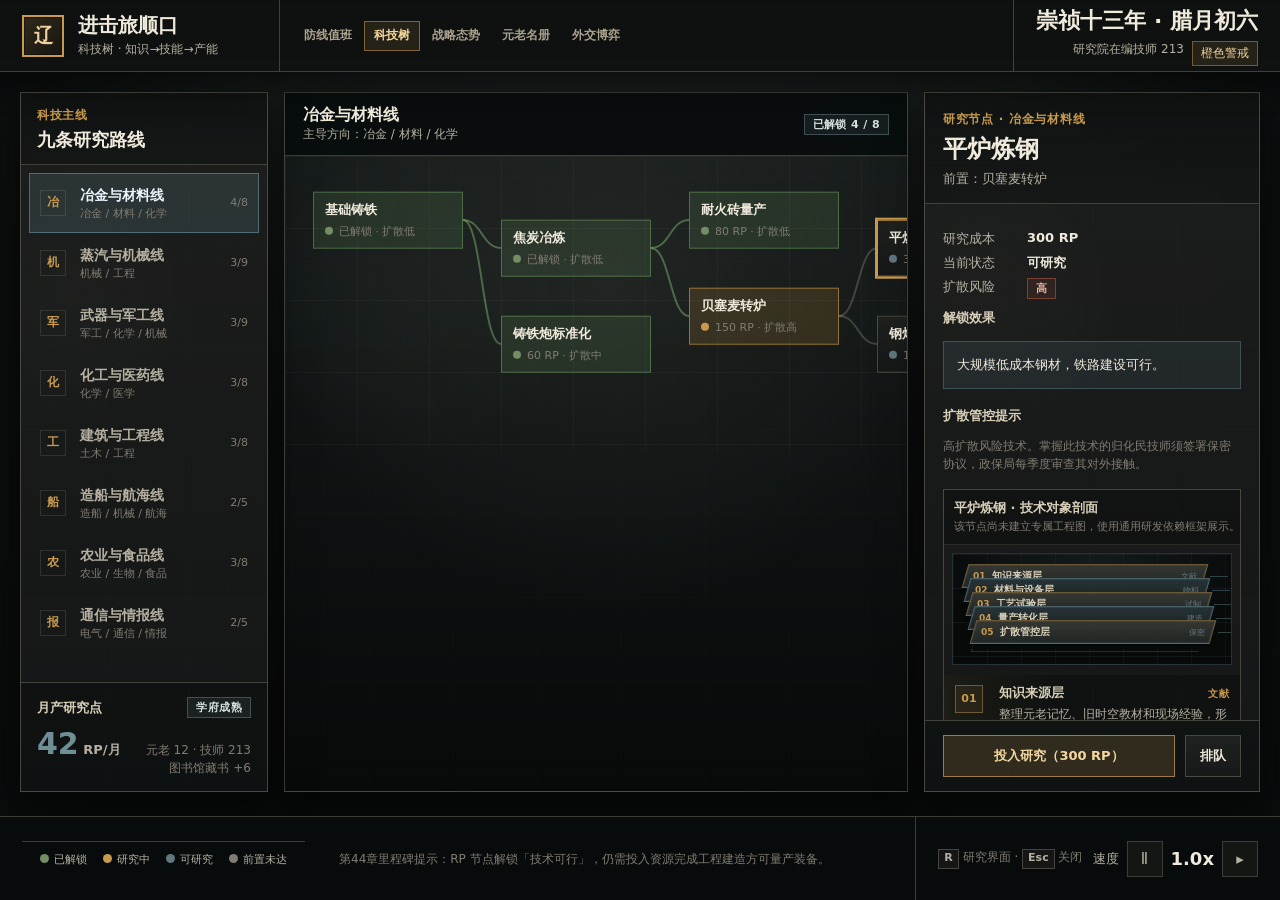
<file: 07_UI原型/ui-demo/tech-tree.html>
<!doctype html>
<html lang="zh-CN">
<head>
  <meta charset="utf-8">
  <meta name="viewport" content="width=device-width, initial-scale=1">
  <title>进击旅顺口 · 科技树</title>
  <link rel="stylesheet" href="ui-kit.css">
  <style>
    .left-rail {
      top: 92px; left: 20px; width: 248px; bottom: 108px;
      display: grid; grid-template-rows: auto 1fr auto; min-height: 0;
    }
    .rail-list { overflow: auto; padding: 8px; }
    .line-btn {
      width: 100%; text-align: left; display: grid;
      grid-template-columns: 30px 1fr auto; align-items: center; gap: 10px;
      border: 1px solid transparent; background: transparent;
      padding: 11px 10px; cursor: pointer; color: var(--muted);
    }
    .line-btn:hover { background: rgba(244,239,225,0.05); }
    .line-btn[aria-pressed="true"] {
      background: rgba(123,166,182,0.16); border-color: rgba(123,166,182,0.5); color: #eaf6ff;
    }
    .line-glyph { font-size: 18px; color: var(--amber); }
    .line-name { font-size: 14px; font-weight: 800; line-height: 1.15; }
    .line-sub { font-size: 11px; color: var(--faint); margin-top: 2px; }
    .line-count { font-size: 11px; color: var(--faint); }

    .rp-box { padding: 14px 16px; border-top: 1px solid var(--line); background: rgba(6,10,11,0.4); }
    .rp-row { display: flex; align-items: baseline; justify-content: space-between; }
    .rp-big { font-size: 30px; font-weight: 900; color: var(--cyan); }
    .rp-big span { font-size: 13px; color: var(--muted); font-weight: 700; }

    .canvas-wrap {
      position: absolute; top: 92px; left: 284px; right: 372px; bottom: 108px;
      border: 1px solid var(--line); background: rgba(10,15,17,0.5);
      overflow: auto; z-index: 4; box-shadow: 0 16px 36px var(--shadow);
    }
    .canvas-head {
      position: sticky; top: 0; left: 0; z-index: 3;
      display: flex; align-items: center; justify-content: space-between;
      padding: 12px 18px; background: rgba(8,12,13,0.92);
      border-bottom: 1px solid var(--line); backdrop-filter: blur(6px);
    }
    .canvas-head h2 { margin: 0; font-size: 16px; font-weight: 900; }
    .canvas-head .lead { font-size: 12px; color: var(--muted); }
    .tree { position: relative; min-width: 920px; min-height: 560px; padding: 8px; }
    .tree svg { position: absolute; inset: 0; width: 100%; height: 100%; pointer-events: none; }
    .edge { fill: none; stroke: rgba(222,214,189,0.22); stroke-width: 2; }
    .edge.done { stroke: rgba(123,179,108,0.5); }

    .node {
      position: absolute; width: 150px; transform: translateY(-50%);
      border: 1px solid var(--line); background: rgba(18,23,25,0.96);
      padding: 9px 11px; cursor: pointer; text-align: left; z-index: 2;
    }
    .node:hover { border-color: var(--steel); }
    .node[aria-pressed="true"] { box-shadow: 0 0 0 2px var(--amber); border-color: var(--amber); }
    .node .nm { font-size: 13px; font-weight: 800; line-height: 1.2; }
    .node .ce { margin-top: 6px; font-size: 11px; color: var(--faint); display: flex; gap: 6px; align-items: center; }
    .node .dot { width: 8px; height: 8px; border-radius: 50%; flex: none; }
    .node.done   { background: rgba(123,179,108,0.14); border-color: rgba(123,179,108,0.45); }
    .node.done   .dot { background: var(--green); }
    .node.active { background: rgba(213,155,66,0.16); border-color: rgba(213,155,66,0.6); animation: pulse 1.8s ease-in-out infinite; }
    .node.active .dot { background: var(--amber); }
    .node.avail  .dot { background: var(--steel); }
    .node.locked { opacity: 0.5; }
    .node.locked .dot { background: var(--faint); }
    @keyframes pulse { 0%,100% { box-shadow: 0 0 0 0 rgba(213,155,66,0.0);} 50% { box-shadow: 0 0 0 3px rgba(213,155,66,0.35);} }

    .detail { top: 92px; right: 20px; width: 336px; bottom: 108px; display: grid; grid-template-rows: auto 1fr auto; min-height: 0; }
    .detail-body { padding: 16px 18px; overflow: auto; }
    .kv { display: grid; grid-template-columns: 72px 1fr; gap: 6px 12px; font-size: 13px; margin: 10px 0; }
    .kv dt { color: var(--muted); }
    .kv dd { margin: 0; font-weight: 700; }
    .effect-card { margin-top: 14px; padding: 13px; background: rgba(123,166,182,0.1); border: 1px solid rgba(123,166,182,0.32); font-size: 13px; line-height: 1.5; }
    .legend { display: flex; gap: 16px; padding: 10px 18px; border-top: 1px solid var(--line); font-size: 11px; color: var(--muted); }
    .legend i { display: inline-block; width: 9px; height: 9px; border-radius: 50%; margin-right: 5px; }
    .research-board {
      background:
        radial-gradient(80% 70% at 52% 28%, rgba(216,207,185,0.065), transparent 68%),
        linear-gradient(180deg, rgba(24,30,29,0.92), rgba(8,10,10,0.98));
    }
    .blueprint-grid .tree {
      background-image:
        linear-gradient(rgba(216,207,185,0.045) 1px, transparent 1px),
        linear-gradient(90deg, rgba(216,207,185,0.035) 1px, transparent 1px);
      background-size: 72px 72px;
    }
    .research-docket {
      background:
        linear-gradient(180deg, rgba(216,207,185,0.075), rgba(216,207,185,0.025)),
        rgba(16,19,18,0.95);
    }
    .line-glyph {
      display: grid;
      place-items: center;
      width: 26px;
      height: 26px;
      border: 1px solid var(--line-soft);
      font-size: 12px;
      font-weight: 900;
    }
    .tech-cutaway {
      margin-top: 16px;
      border: 1px solid var(--line);
      background:
        linear-gradient(180deg, rgba(216,207,185,0.055), rgba(216,207,185,0.018)),
        rgba(8,11,11,0.52);
      overflow: hidden;
    }
    .cutaway-head {
      display: grid;
      grid-template-columns: 1fr auto;
      gap: 10px;
      align-items: center;
      padding: 9px 10px;
      border-bottom: 1px solid var(--line-soft);
      background: rgba(9,12,12,0.48);
    }
    .cutaway-title {
      font-size: 13px;
      font-weight: 900;
      color: var(--paper);
    }
    .cutaway-sub {
      margin-top: 3px;
      font-size: 11px;
      line-height: 1.35;
      color: var(--faint);
      overflow: hidden;
      text-overflow: ellipsis;
      white-space: nowrap;
    }
    .tech-cutaway-diagram {
      position: relative;
      height: 132px;
      margin: 8px 8px 10px;
      border: 1px solid rgba(123,166,182,0.24);
      background:
        linear-gradient(rgba(123,166,182,0.08) 1px, transparent 1px),
        linear-gradient(90deg, rgba(123,166,182,0.055) 1px, transparent 1px),
        radial-gradient(75% 85% at 50% 18%, rgba(123,166,182,0.12), transparent 72%),
        rgba(5,8,8,0.82);
      background-size: 34px 34px, 34px 34px, auto, auto;
      overflow: hidden;
    }
    .tech-cutaway-diagram::before {
      content: "";
      position: absolute;
      left: 30px;
      right: 20px;
      top: 12px;
      bottom: 12px;
      border-left: 1px solid rgba(123,166,182,0.28);
      border-bottom: 1px solid rgba(123,166,182,0.22);
      transform: skewX(-16deg);
    }
    .tech-slice {
      position: absolute;
      height: 24px;
      border: 1px solid rgba(201,154,77,0.42);
      background:
        linear-gradient(180deg, rgba(216,207,185,0.16), rgba(92,105,101,0.18)),
        rgba(21,25,23,0.96);
      box-shadow:
        0 5px 0 rgba(5,8,8,0.72),
        0 0 0 1px rgba(123,166,182,0.12) inset;
      transform: skewX(-16deg);
    }
    .tech-slice:nth-child(even) {
      border-color: rgba(123,166,182,0.46);
      background:
        linear-gradient(180deg, rgba(123,166,182,0.18), rgba(216,207,185,0.06)),
        rgba(18,24,25,0.96);
    }
    .tech-slice::after {
      content: "";
      position: absolute;
      right: -24px;
      top: 50%;
      width: 18px;
      border-top: 1px solid rgba(123,166,182,0.34);
    }
    .tech-slice-inner {
      height: 100%;
      display: flex;
      align-items: center;
      gap: 6px;
      min-width: 0;
      padding: 0 7px;
      transform: skewX(16deg);
    }
    .tech-slice-index {
      flex: none;
      font-size: 9px;
      font-weight: 900;
      color: var(--brass);
    }
    .tech-slice-title {
      min-width: 0;
      overflow: hidden;
      text-overflow: ellipsis;
      white-space: nowrap;
      font-size: 10px;
      font-weight: 900;
      color: var(--paper);
    }
    .tech-slice-status {
      flex: none;
      margin-left: auto;
      font-size: 8px;
      color: var(--steel);
    }
    .tech-layer-stack {
      display: grid;
      gap: 1px;
      background: rgba(216,207,185,0.08);
    }
    .dependency-layer {
      display: grid;
      grid-template-columns: 34px 1fr;
      gap: 10px;
      padding: 10px 11px;
      background:
        linear-gradient(90deg, rgba(201,154,77,0.075), transparent 36%),
        rgba(14,17,16,0.94);
    }
    .dependency-layer:nth-child(even) {
      background:
        linear-gradient(90deg, rgba(97,119,125,0.08), transparent 38%),
        rgba(14,17,16,0.94);
    }
    .layer-index {
      width: 28px;
      height: 28px;
      display: grid;
      place-items: center;
      border: 1px solid rgba(201,154,77,0.45);
      color: var(--brass);
      font-size: 11px;
      font-weight: 900;
      background: rgba(201,154,77,0.08);
    }
    .layer-title {
      display: flex;
      align-items: baseline;
      justify-content: space-between;
      gap: 8px;
      font-size: 12.5px;
      font-weight: 900;
      color: var(--paper);
    }
    .layer-status {
      flex: none;
      font-size: 10px;
      color: var(--brass);
      letter-spacing: 0.04em;
    }
    .layer-body {
      margin-top: 4px;
      font-size: 11.5px;
      line-height: 1.45;
      color: var(--muted);
    }
    .layer-dep {
      margin-top: 5px;
      font-size: 11px;
      line-height: 1.35;
      color: var(--faint);
    }
  </style>
</head>
<body>
  <main class="app">
    <header class="topbar">
      <div class="brand">
        <div class="mark">辽</div>
        <div><div class="brand-title">进击旅顺口</div><div class="brand-sub">科技树 · 知识→技能→产能</div></div>
      </div>
      <nav class="screen-nav">
        <a href="index.html">防线值班</a>
        <a href="tech-tree.html" class="active">科技树</a>
        <a href="strategic-map.html">战略态势</a>
        <a href="senate-roster.html">元老名册</a>
        <a href="diplomacy.html">外交博弈</a>
      </nav>
      <div class="clock">
        <div class="clock-main">崇祯十三年 · 腊月初六</div>
        <div class="clock-sub"><span>研究院在编技师 213</span><span class="pill">橙色警戒</span></div>
      </div>
    </header>

    <aside class="panel left-rail">
      <div class="panel-head" style="padding:14px 16px"><div class="eyebrow">科技主线</div><div class="panel-title" style="font-size:18px;margin-top:6px">九条研究路线</div></div>
      <div class="rail-list" id="railList"></div>
      <div class="rp-box">
        <div class="section-title" style="margin-bottom:8px"><span>月产研究点</span><span class="badge cyan">学府成熟</span></div>
        <div class="rp-row"><div class="rp-big">42<span> RP/月</span></div><div class="hint" style="text-align:right">元老 12 · 技师 213<br>图书馆藏书 +6</div></div>
      </div>
    </aside>

    <section class="canvas-wrap research-board blueprint-grid">
      <div class="canvas-head">
        <div><h2 id="lineTitle">冶金与材料线</h2><div class="lead" id="lineLead">主导方向：冶金 / 材料 / 化学</div></div>
        <div class="badge steel" id="lineProgress">已解锁 4 / 8</div>
      </div>
      <div class="tree" id="tree"><svg id="edges"></svg></div>
    </section>

    <aside class="panel detail">
      <div class="panel-head">
        <div class="eyebrow" id="dState">研究节点</div>
        <div class="panel-title" id="dName">平炉炼钢</div>
        <div class="panel-meta" id="dPrereq">前置：贝塞麦转炉</div>
      </div>
      <div class="detail-body">
        <dl class="kv">
          <dt>研究成本</dt><dd id="dCost">300 RP</dd>
          <dt>当前状态</dt><dd id="dStatus">可研究</dd>
          <dt>扩散风险</dt><dd id="dRisk"><span class="badge high">高</span></dd>
        </dl>
        <div class="section-title" style="margin-top:6px"><span>解锁效果</span></div>
        <div class="effect-card" id="dEffect">大规模低成本钢材，铁路建设可行。</div>
        <div class="section-title" style="margin:18px 0 8px"><span>扩散管控提示</span></div>
        <p class="hint" id="dWarn">高扩散风险技术。掌握此技术的归化民技师须签署保密协议，政保局每季度进行接触外部势力审查。</p>
        <section class="tech-cutaway" aria-label="技术对象剖面">
          <div class="cutaway-head">
            <div>
              <div class="cutaway-title" id="cutawayTitle">技术对象剖面</div>
              <div class="cutaway-sub" id="cutawaySub">展开该节点成立所需的技术、工艺、组织与管控依赖。</div>
            </div>
            <span class="badge steel" id="cutawayCount">0 层</span>
          </div>
          <div class="tech-cutaway-diagram" id="techCutawayDiagram"></div>
          <div class="tech-layer-stack" id="techLayerStack"></div>
        </section>
      </div>
      <div style="padding:14px 18px;border-top:1px solid var(--line);background:rgba(6,10,11,0.32);display:grid;grid-template-columns:1fr auto;gap:10px">
        <button class="cmd primary" id="dAction">投入研究（300 RP）</button>
        <button class="cmd" title="加入研究队列">排队</button>
      </div>
    </aside>

    <footer class="bottom-bar">
      <div class="bottom-group">
        <div class="legend">
          <span><i style="background:var(--green)"></i>已解锁</span>
          <span><i style="background:var(--amber)"></i>研究中</span>
          <span><i style="background:var(--steel)"></i>可研究</span>
          <span><i style="background:var(--faint)"></i>前置未达</span>
        </div>
        <div class="hint" style="margin-left:24px">第44章里程碑提示：RP 节点解锁「技术可行」，仍需投入资源完成工程建造方可量产装备。</div>
      </div>
      <div class="bottom-group right">
        <span class="hint"><span class="kbd">R</span> 研究界面 · <span class="kbd">Esc</span> 关闭</span>
        <div class="speed"><span>速度</span><button class="tiny">Ⅱ</button><strong>1.0x</strong><button class="tiny">▸</button></div>
      </div>
    </footer>
  </main>

  <script>
    // 数据取自《旅顺口游戏设定文档》第27章科技树
    const LINES = {
      metal: { name: "冶金与材料线", dir: "冶金 / 材料 / 化学", glyph: "冶", nodes: [
        { id: "iron",   nm: "基础铸铁",   tier: 0, pre: [],            cost: "已解锁", risk: "low",    st: "done",   ef: "高炉运行。" },
        { id: "coke",   nm: "焦炭冶炼",   tier: 1, pre: ["iron"],      cost: "已解锁", risk: "low",    st: "done",   ef: "焦炭炉、炼铁效率 +30%。" },
        { id: "fire",   nm: "耐火砖量产", tier: 2, pre: ["coke"],      cost: "80 RP",  risk: "low",    st: "done",   ef: "高炉寿命 ×2，维修成本 −40%。" },
        { id: "std",    nm: "铸铁炮标准化", tier: 1, pre: ["iron"],    cost: "60 RP",  risk: "mid",    st: "done",   ef: "炮口径统一，弹药通用化，后勤简化。" },
        { id: "bess",   nm: "贝塞麦转炉", tier: 2, pre: ["coke"],      cost: "150 RP", risk: "high",   st: "active", ef: "炮钢、船板钢。清朝若得此技术，10 年内武器升级。" },
        { id: "open",   nm: "平炉炼钢",   tier: 3, pre: ["bess"],      cost: "300 RP", risk: "high",   st: "avail",  ef: "大规模低成本钢材，铁路建设可行。" },
        { id: "scannon",nm: "钢炮制造",   tier: 3, pre: ["bess"],      cost: "120 RP", risk: "high",   st: "avail",  ef: "解锁 12 磅以上钢炮，穿甲能力 +50%。" },
        { id: "rifle",  nm: "线膛炮技术", tier: 4, pre: ["scannon"],   cost: "400 RP", risk: "severe", st: "locked", ef: "射程 ×1.8，精度 ×3，对要塞攻击能力质变。" },
      ]},
      steam: { name: "蒸汽与机械线", dir: "机械 / 工程", glyph: "机", nodes: [
        { id: "lp",   nm: "低压蒸汽机", tier: 0, pre: [],        cost: "已解锁", risk: "mid",    st: "done",   ef: "铁山基础动力。" },
        { id: "loc",  nm: "蒸汽机本地化", tier: 1, pre: ["lp"],  cost: "150 RP", risk: "low",    st: "done",   ef: "零件本地制造率 70%，临高依赖 −40%。" },
        { id: "crane",nm: "蒸汽起重机", tier: 1, pre: ["lp"],    cost: "100 RP", risk: "low",    st: "done",   ef: "港口装卸效率 ×3，大型炮台建设 −40%。" },
        { id: "hp",   nm: "高压蒸汽机", tier: 2, pre: ["loc"],   cost: "200 RP", risk: "high",   st: "active", ef: "功率 +60%，同体积燃料产出更高。" },
        { id: "ship", nm: "蒸汽船推进", tier: 1, pre: ["lp"],    cost: "180 RP", risk: "high",   st: "avail",  ef: "解锁纯蒸汽舰船建造，不再依赖风帆。" },
        { id: "part", nm: "标准零件体系", tier: 2, pre: ["loc"], cost: "200 RP", risk: "low",    st: "avail",  ef: "维修时间 −50%，备件成本 −30%。" },
        { id: "comp", nm: "复合蒸汽机", tier: 3, pre: ["hp"],    cost: "350 RP", risk: "high",   st: "locked", ef: "燃料消耗 −30%，航程大幅延长。" },
        { id: "dig",  nm: "蒸汽挖掘机原型", tier: 3, pre: ["hp"],cost: "300 RP", risk: "mid",    st: "locked", ef: "要塞与运河建设速度 ×2。" },
        { id: "prop", nm: "螺旋桨推进", tier: 2, pre: ["ship"],  cost: "400 RP", risk: "severe", st: "locked", ef: "航速 +40%，逆风机动能力质变。" },
      ]},
      weapon: { name: "武器与军工线", dir: "军工 / 化学 / 机械", glyph: "军", nodes: [
        { id: "bp",   nm: "黑火药标准化", tier: 0, pre: [],        cost: "已解锁", risk: "low",    st: "done",   ef: "配方稳定，日产量 +20%。",
          cutawayTitle: "黑火药标准化 · 火药工坊剖面",
          cutawaySub: "将配方经验转化为批次规程：原料、配比、工序、检验、包装、军用分级与泄密管控必须同时成立。",
          cutaway: [
            { title: "原料层", status: "供应", body: "硝石、硫磺、木炭分仓入库；硝石需再结晶纯化，木炭限定柳木与榆木批次。", dep: "依赖：硝石作坊、硫磺贸易、炭窑与含水率记录。" },
            { title: "配方层", status: "比例", body: "按火枪药、炮药、地雷药建立不同硝硫炭比例，严禁凭师傅手感临场调配。", dep: "依赖：量具校准、配方牌、批次号与湿混记录。" },
            { title: "工艺层", status: "车间", body: "研磨、筛分、压饼、造粒、干燥、防潮分段执行，危险工序隔墙分室。", dep: "依赖：水力碾、铜筛、干燥房、防静电木履与禁火规程。" },
            { title: "检验层", status: "试爆", body: "每批抽样做燃速、残渣、湿度与炮膛压力测试，结果写入火药牌簿。", dep: "依赖：试爆场、标准药杯、炮膛压力记录与退批制度。" },
            { title: "包装运输层", status: "仓储", body: "火药桶内衬油纸，封蜡编号；按仓储湿度、转运路线和护送等级分库。", dep: "依赖：桶匠、封蜡、湿度牌、禁铁器搬运与押运签收。" },
            { title: "军事应用层", status: "分级", body: "火枪药、炮药、地雷药、信号药按颗粒度与燃速分级，前线不得混用。", dep: "依赖：军械处口径表、弹药库分格、炮兵训练与事故追责。" },
            { title: "扩散管控层", status: "保密", body: "掌握完整流程的技师分段管理，任何单人不得同时掌握配方、检验和仓储全链。", dep: "依赖：政保局名单、技师轮岗、出港审查与泄露后复制时间评估。" },
          ] },
        { id: "mine", nm: "米尼步枪改良", tier: 0, pre: [],        cost: "已解锁", risk: "high",   st: "done",   ef: "精度 +30%，装填时间 −20%。" },
        { id: "mortar",nm:"臼炮改良",     tier: 1, pre: ["bp"],     cost: "100 RP", risk: "mid",    st: "done",   ef: "曲射精度 +40%，弹道更稳定。" },
        { id: "land", nm: "地雷标准化",   tier: 1, pre: ["bp"],     cost: "80 RP",  risk: "mid",    st: "active", ef: "防御阵地布设效率 ×2，单位成本 −30%。" },
        { id: "picr", nm: "苦味酸炸药量产", tier: 2, pre: ["bp"],   cost: "300 RP", risk: "high",   st: "avail",  ef: "爆破能力 ×4，工程爆破效率 ×3。" },
        { id: "mtr2", nm: "迫击炮原型",   tier: 2, pre: ["mortar"], cost: "200 RP", risk: "high",   st: "avail",  ef: "步兵自携曲射火力，攻坚能力大幅提升。" },
        { id: "breech",nm:"后装步枪原型", tier: 1, pre: ["mine"],   cost: "500 RP", risk: "severe", st: "avail",  ef: "射速 ×3，射手生存率大幅提升。" },
        { id: "water",nm: "水雷试验",     tier: 3, pre: ["land","picr"], cost: "200 RP", risk: "high", st: "locked", ef: "港口防御新层级，对敌舰杀伤力质变。" },
        { id: "smoke",nm: "无烟火药",     tier: 3, pre: ["picr"],   cost: "600 RP", risk: "severe", st: "locked", ef: "枪炮射程 ×1.5，暴露位置减少（无烟雾）。" },
      ]},
      chem: { name: "化工与医药线", dir: "化学 / 医学", glyph: "化", nodes: [
        { id: "acid", nm: "基础酸碱制造", tier: 0, pre: [],         cost: "已解锁", risk: "low", st: "done",  ef: "硫酸 / 盐酸 / 烧碱基础生产。" },
        { id: "h2so4",nm: "硫酸量产",     tier: 1, pre: ["acid"],   cost: "80 RP",  risk: "mid", st: "done",  ef: "化肥（过磷酸钙）可用，农业产量 +15%。" },
        { id: "alc",  nm: "消毒酒精标准化", tier: 1, pre: ["acid"], cost: "60 RP",  risk: "low", st: "done",  ef: "感染死亡率 −40%，手术成功率 +30%。" },
        { id: "sulfa",nm: "磺胺提纯",     tier: 2, pre: ["alc"],    cost: "150 RP", risk: "mid", st: "active",ef: "外伤感染死亡率 −60%，战斗力保留率 +15%。" },
        { id: "lube", nm: "润滑油精制",   tier: 1, pre: ["acid"],   cost: "120 RP", risk: "low", st: "avail", ef: "蒸汽机大修周期 ×2，机床寿命 +40%。" },
        { id: "pen",  nm: "青霉素稳定生产", tier: 3, pre: ["sulfa"],cost: "400 RP", risk: "severe", st: "locked", ef: "疫情致死率 −70%，危机 E1 严重程度大幅下降。" },
        { id: "shale",nm: "页岩油分馏",   tier: 2, pre: ["lube"],   cost: "300 RP", risk: "mid", st: "locked",ef: "工业润滑油自给，煤油灯照明全面替代。" },
        { id: "fuel", nm: "轻质燃油",     tier: 3, pre: ["shale"],  cost: "500 RP", risk: "severe", st: "locked", ef: "内燃机原型研发可行，未来机动化前置。" },
      ]},
      build: { name: "建筑与工程线", dir: "土木 / 工程", glyph: "工", nodes: [
        { id: "cem",  nm: "硅酸盐水泥",   tier: 0, pre: [],         cost: "已解锁", risk: "low", st: "done",  ef: "棱堡建造，基础建设速度 +30%。" },
        { id: "narrow",nm:"窄轨铁路",     tier: 0, pre: [],         cost: "已解锁", risk: "mid", st: "done",  ef: "铁山—旅顺运力，补给效率 +60%。" },
        { id: "hcon", nm: "高强混凝土",   tier: 1, pre: ["cem"],    cost: "100 RP", risk: "low", st: "done",  ef: "要塞抗炮击能力 ×1.5。" },
        { id: "sewer",nm: "城市排污系统", tier: 1, pre: ["cem"],    cost: "150 RP", risk: "low", st: "active",ef: "流行病触发概率 −30%，居民满意度 +10。" },
        { id: "rebar",nm: "钢筋混凝土",   tier: 2, pre: ["hcon"],   cost: "250 RP", risk: "low", st: "avail", ef: "建筑高度解锁 5 层以上，防御工事抗炸能力质变。" },
        { id: "water2",nm:"自来水系统",   tier: 2, pre: ["sewer"],  cost: "300 RP", risk: "low", st: "avail", ef: "城区消防 +，居民满意度 +15，疫情 −40%。" },
        { id: "std2", nm: "标准轨铁路",   tier: 1, pre: ["narrow"], cost: "400 RP", risk: "high",st: "locked",ef: "大运力陆上补给，战略机动能力质变。" },
        { id: "heat", nm: "暖气管网",     tier: 3, pre: ["water2"], cost: "350 RP", risk: "low", st: "locked",ef: "冬季冻伤率 −60%，工人区满意度 +20，寒冷减员 −50%。" },
      ]},
      ship: { name: "造船与航海线", dir: "造船 / 机械 / 航海", glyph: "船", nodes: [
        { id: "hull", nm: "木壳铁肋船",   tier: 0, pre: [],         cost: "已解锁", risk: "mid", st: "done",  ef: "建造 2000 吨级蒸汽战舰。" },
        { id: "nav",  nm: "精密航海仪器", tier: 1, pre: ["hull"],   cost: "200 RP", risk: "low", st: "done",  ef: "夜航 / 雾航能力，航线开辟速度 ×2。" },
        { id: "mount",nm: "船用旋转炮座", tier: 1, pre: ["hull"],   cost: "200 RP", risk: "high",st: "active",ef: "侧舷炮换为中轴炮，火力覆盖角 ×3。" },
        { id: "fullhull",nm:"全铁船壳",   tier: 2, pre: ["hull"],   cost: "300 RP", risk: "high",st: "avail", ef: "排水量 ×1.5，抗炮击能力 ×2。" },
        { id: "turret",nm:"旋转炮塔原型", tier: 3, pre: ["mount","fullhull"], cost: "500 RP", risk: "severe", st: "locked", ef: "装甲舰标志性技术，对木船绝对压制。" },
      ]},
      agri: { name: "农业与食品线", dir: "农业 / 生物 / 食品", glyph: "农", nodes: [
        { id: "cold", nm: "耐寒品种选育", tier: 0, pre: [],         cost: "已解锁", risk: "low", st: "done",  ef: "辽东主粮产量 +20%。" },
        { id: "green",nm: "温室育苗技术", tier: 0, pre: [],         cost: "已解锁", risk: "low", st: "done",  ef: "马铃薯脱毒种薯繁育，病害 −60%。" },
        { id: "can",  nm: "罐头工艺",     tier: 0, pre: [],         cost: "已解锁", risk: "mid", st: "done",  ef: "肉类 / 海产保质期 180 天。" },
        { id: "early",nm: "早熟高产品种", tier: 1, pre: ["cold"],   cost: "150 RP", risk: "low", st: "active",ef: "生长期缩短 20 天，复种可能性出现。" },
        { id: "fert", nm: "化肥应用",     tier: 1, pre: ["cold"],   cost: "100 RP", risk: "low", st: "avail", ef: "粮食亩产 +25%（需硫酸量产）。" },
        { id: "seed", nm: "工厂化育苗",   tier: 1, pre: ["green"],  cost: "200 RP", risk: "low", st: "avail", ef: "育苗效率 ×5，移栽存活率 +30%。" },
        { id: "auto", nm: "高压灭菌",     tier: 1, pre: ["can"],    cost: "150 RP", risk: "mid", st: "avail", ef: "保质期延长至 3 年，军粮储备效率 ×2。" },
        { id: "biogas",nm:"沼气工程化",   tier: 2, pre: ["auto"],   cost: "200 RP", risk: "low", st: "locked",ef: "大型畜牧场热能自给，煤炭消耗 −8%。" },
      ]},
      comm: { name: "通信与情报线", dir: "电气 / 通信 / 情报", glyph: "报", nodes: [
        { id: "wire", nm: "有线电报",     tier: 0, pre: [],         cost: "已解锁", risk: "mid", st: "done",  ef: "辖区内通信，响应时间 < 2 小时。" },
        { id: "photo",nm: "照相术",       tier: 0, pre: [],         cost: "200 RP", risk: "low", st: "done",  ef: "证件照 + 地图测绘 + 人员档案精确化。" },
        { id: "code", nm: "密码机",       tier: 1, pre: ["wire"],   cost: "200 RP", risk: "high",st: "active",ef: "情报泄露风险 −50%，通信安全性大幅提升。" },
        { id: "survey",nm:"地图摄影测绘", tier: 1, pre: ["photo"],  cost: "300 RP", risk: "mid", st: "avail", ef: "辽东地形图精度大幅提升，军事规划质量大增。" },
        { id: "radio",nm: "无线电报原型", tier: 2, pre: ["wire"],   cost: "400 RP", risk: "severe", st: "locked", ef: "与舰队海上实时通信，情报时效性质变。" },
      ]},
    };

    const RISK_LABEL = { low: "低", mid: "中", high: "高", severe: "极高" };
    const ST_LABEL = { done: "已解锁", active: "研究中", avail: "可研究", locked: "前置未达" };
    function initialSelection() {
      const raw = decodeURIComponent(location.hash.replace(/^#/, ""));
      const [line, node] = raw.split("/");
      if (LINES[line] && LINES[line].nodes.some(n => n.id === node)) return [line, node];
      return ["metal", "open"];
    }

    let [curLine, curNode] = initialSelection();

    const railList = document.getElementById("railList");
    Object.entries(LINES).forEach(([key, ln]) => {
      const done = ln.nodes.filter(n => n.st === "done").length;
      const b = document.createElement("button");
      b.className = "line-btn"; b.dataset.line = key;
      b.setAttribute("aria-pressed", key === curLine);
      b.innerHTML = `<span class="line-glyph">${ln.glyph}</span>
        <span><span class="line-name">${ln.name}</span><div class="line-sub">${ln.dir}</div></span>
        <span class="line-count">${done}/${ln.nodes.length}</span>`;
      b.addEventListener("click", () => { curLine = key; const f = LINES[key].nodes.find(n=>n.st!=="done")||LINES[key].nodes[0]; renderLine(); selectNode(f.id); });
      railList.appendChild(b);
    });

    function renderLine() {
      const ln = LINES[curLine];
      document.querySelectorAll(".line-btn").forEach(b => b.setAttribute("aria-pressed", b.dataset.line === curLine));
      document.getElementById("lineTitle").textContent = ln.name;
      document.getElementById("lineLead").textContent = "主导方向：" + ln.dir;
      const done = ln.nodes.filter(n => n.st === "done").length;
      document.getElementById("lineProgress").textContent = `已解锁 ${done} / ${ln.nodes.length}`;

      const tree = document.getElementById("tree");
      tree.querySelectorAll(".node").forEach(n => n.remove());
      const tiers = {};
      ln.nodes.forEach(n => { (tiers[n.tier] ||= []).push(n); });
      const colW = 188, rowH = 96, padX = 28, padY = 64;
      const pos = {};
      Object.entries(tiers).forEach(([t, arr]) => {
        arr.forEach((n, i) => { pos[n.id] = { x: padX + t * colW, y: padY + i * rowH + (t % 2) * 28 }; });
      });
      const maxRows = Math.max(...Object.values(tiers).map(a => a.length));
      tree.style.minHeight = (padY + maxRows * rowH + 40) + "px";
      tree.style.minWidth = (padX + (Math.max(...ln.nodes.map(n=>n.tier)) + 1) * colW + 20) + "px";

      ln.nodes.forEach(n => {
        const el = document.createElement("button");
        el.className = "node research-docket " + n.st; el.dataset.node = n.id;
        el.style.left = pos[n.id].x + "px"; el.style.top = pos[n.id].y + "px";
        el.setAttribute("aria-pressed", n.id === curNode);
        el.innerHTML = `<div class="nm">${n.nm}</div><div class="ce"><span class="dot"></span>${n.cost} · 扩散${RISK_LABEL[n.risk]}</div>`;
        el.addEventListener("click", () => selectNode(n.id));
        tree.appendChild(el);
      });

      const svg = document.getElementById("edges");
      svg.setAttribute("viewBox", `0 0 ${tree.scrollWidth} ${tree.scrollHeight}`);
      let paths = "";
      ln.nodes.forEach(n => n.pre.forEach(p => {
        if (!pos[p]) return;
        const a = pos[p], b = pos[n.id];
        const x1 = a.x + 150, y1 = a.y, x2 = b.x, y2 = b.y, mx = (x1 + x2) / 2;
        const cls = (LINES[curLine].nodes.find(x=>x.id===p).st === "done" && n.st !== "locked") ? "edge done" : "edge";
        paths += `<path class="${cls}" d="M${x1} ${y1} C${mx} ${y1} ${mx} ${y2} ${x2} ${y2}"/>`;
      }));
      svg.innerHTML = paths;
    }

    function selectNode(id) {
      curNode = id;
      const n = LINES[curLine].nodes.find(x => x.id === id);
      document.querySelectorAll(".node").forEach(e => e.setAttribute("aria-pressed", e.dataset.node === id));
      document.getElementById("dState").textContent = "研究节点 · " + LINES[curLine].name;
      document.getElementById("dName").textContent = n.nm;
      const preNames = n.pre.length ? n.pre.map(p => LINES[curLine].nodes.find(x=>x.id===p).nm).join(" + ") : "无（基础节点）";
      document.getElementById("dPrereq").textContent = "前置：" + preNames;
      document.getElementById("dCost").textContent = n.cost;
      document.getElementById("dStatus").textContent = ST_LABEL[n.st];
      document.getElementById("dRisk").innerHTML = `<span class="badge ${n.risk}">${RISK_LABEL[n.risk]}</span>`;
      document.getElementById("dEffect").textContent = n.ef;
      const warnByRisk = {
        low: "低扩散风险。即便产品出口，敌对势力也难以在短期内逆向掌握。",
        mid: "中等扩散风险。出口含此技术的产品时建议经中间商，掩盖来源。",
        high: "高扩散风险技术。掌握此技术的归化民技师须签署保密协议，政保局每季度审查其对外接触。",
        severe: "极高扩散风险。一旦技师携知识出逃或被俘，敌方解锁时间缩短 50%，需立即启动技术压制计划。"
      };
      document.getElementById("dWarn").textContent = warnByRisk[n.risk];
      renderCutaway(n);
      const act = document.getElementById("dAction");
      if (n.st === "done") { act.textContent = "已解锁"; act.disabled = true; act.classList.remove("primary"); }
      else if (n.st === "active") { act.textContent = "研究中…（进度 58%）"; act.disabled = true; act.classList.remove("primary"); act.classList.add("steel"); }
      else if (n.st === "locked") { act.textContent = "前置未达成"; act.disabled = true; act.classList.remove("primary"); }
      else { act.textContent = "投入研究（" + n.cost + "）"; act.disabled = false; act.classList.add("primary"); act.classList.remove("steel"); }
    }

    function fallbackCutaway(n) {
      return {
        title: n.nm + " · 技术对象剖面",
        sub: "该节点尚未建立专属工程图，使用通用研发依赖框架展示。",
        layers: [
          { title: "知识来源层", status: "文献", body: "整理元老记忆、旧时空教材和现场经验，形成可教学的技术说明。", dep: "依赖：图书馆、口述记录、术语统一。" },
          { title: "材料与设备层", status: "物料", body: "确认本地可获得的材料、工具和基础设备，找出仍需临高输入的短板。", dep: "依赖：仓储清单、铁山工坊、进口件台账。" },
          { title: "工艺试验层", status: "试制", body: "将原理拆成可重复的工序，并用小批量试制验证稳定性。", dep: "依赖：试验场、技师班、失败记录。" },
          { title: "量产转化层", status: "建造", body: "把技术可行转成工厂、规程、培训和维修体系，进入城市经营层。", dep: "依赖：工程预算、岗位培训、维修备件。" },
          { title: "扩散管控层", status: "保密", body: "按扩散风险决定保密等级、技师接触范围和出口限制。", dep: "依赖：政保审查、出口清单、反泄密预案。" },
        ]
      };
    }

    function renderCutaway(n) {
      const custom = n.cutaway ? {
        title: n.cutawayTitle || (n.nm + " · 技术对象剖面"),
        sub: n.cutawaySub || "展开该节点成立所需的依赖层。",
        layers: n.cutaway
      } : fallbackCutaway(n);
      document.getElementById("cutawayTitle").textContent = custom.title;
      document.getElementById("cutawaySub").textContent = custom.sub;
      document.getElementById("cutawayCount").textContent = custom.layers.length + " 层";
      const diagram = document.getElementById("techCutawayDiagram");
      diagram.style.height = Math.max(112, 34 + custom.layers.length * 14) + "px";
      diagram.innerHTML = custom.layers.map((layer, i) => `
        <div class="tech-slice" style="top:${10 + i * 14}px;left:${12 + i * 2}px;right:${14 + Math.max(0, 6 - i) * 2}px">
          <div class="tech-slice-inner">
            <span class="tech-slice-index">${String(i + 1).padStart(2, "0")}</span>
            <span class="tech-slice-title">${layer.title}</span>
            <span class="tech-slice-status">${layer.status}</span>
          </div>
        </div>
      `).join("");
      document.getElementById("techLayerStack").innerHTML = custom.layers.map((layer, i) => `
        <article class="dependency-layer">
          <div class="layer-index">${String(i + 1).padStart(2, "0")}</div>
          <div>
            <div class="layer-title"><span>${layer.title}</span><span class="layer-status">${layer.status}</span></div>
            <div class="layer-body">${layer.body}</div>
            <div class="layer-dep">${layer.dep}</div>
          </div>
        </article>
      `).join("");
    }

    renderLine(); selectNode(curNode);
  </script>
</body>
</html>
</file>
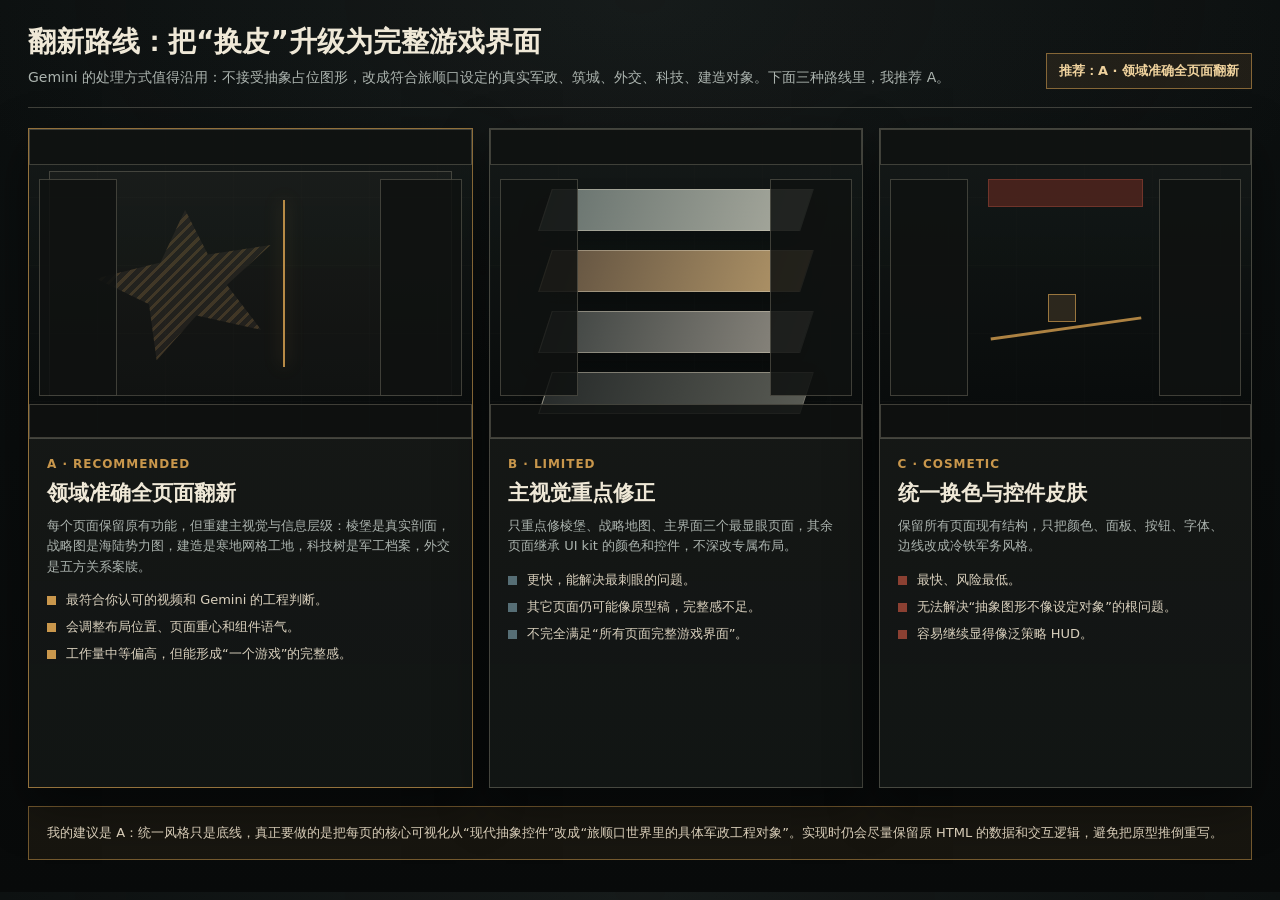
<file: 07_UI原型/ui-demo/.superpowers/brainstorm/40666-1780484984/content/approach-options.html>
<!doctype html>
<html lang="zh-CN">
<head>
  <meta charset="utf-8">
  <meta name="viewport" content="width=device-width, initial-scale=1">
  <title>旅顺口 UI 翻新路线</title>
  <style>
    :root {
      color-scheme: dark;
      --ink: #efe8d7;
      --muted: #abb3ae;
      --coal: #0b0f0f;
      --iron: #151817;
      --paper: #d8cfb9;
      --line: rgba(216, 207, 185, .25);
      --line-soft: rgba(216, 207, 185, .12);
      --amber: #c9974c;
      --blue: #566e75;
      --brick: #8b4032;
      --green: #738d67;
      font-family: "Hiragino Sans GB", "PingFang SC", "Microsoft YaHei", system-ui, sans-serif;
    }
    * { box-sizing: border-box; }
    body {
      margin: 0;
      color: var(--ink);
      background:
        radial-gradient(90% 70% at 50% 0%, rgba(76, 83, 80, .16), transparent 60%),
        linear-gradient(180deg, #0c1010, #080a0a);
    }
    main {
      max-width: 1500px;
      margin: 0 auto;
      padding: 26px 28px 32px;
    }
    header {
      display: grid;
      grid-template-columns: 1fr auto;
      gap: 24px;
      align-items: end;
      padding-bottom: 18px;
      border-bottom: 1px solid var(--line);
      margin-bottom: 20px;
    }
    h1, h2, h3, p { margin: 0; }
    h1 { font-size: 28px; line-height: 1.14; letter-spacing: 0; }
    .subtitle {
      margin-top: 9px;
      color: var(--muted);
      font-size: 14px;
      line-height: 1.55;
      max-width: 980px;
    }
    .seal {
      border: 1px solid rgba(201, 151, 76, .6);
      color: #efd29d;
      background: rgba(201, 151, 76, .1);
      padding: 8px 12px;
      font-size: 13px;
      font-weight: 900;
      white-space: nowrap;
    }
    .cards {
      display: grid;
      grid-template-columns: 1.12fr .94fr .94fr;
      gap: 16px;
    }
    .card {
      border: 1px solid var(--line);
      background:
        linear-gradient(180deg, rgba(216, 207, 185, .055), rgba(216, 207, 185, .025)),
        rgba(13, 17, 16, .92);
      min-height: 660px;
      display: grid;
      grid-template-rows: 310px 1fr;
      box-shadow: 0 18px 48px rgba(0,0,0,.42);
      overflow: hidden;
    }
    .card.recommended { border-color: rgba(201, 151, 76, .7); }
    .mock {
      position: relative;
      overflow: hidden;
      border-bottom: 1px solid var(--line);
      background:
        linear-gradient(180deg, rgba(20, 25, 24, .92), rgba(7, 10, 10, .96));
    }
    .mock::before {
      content: "";
      position: absolute;
      inset: 0;
      opacity: .45;
      background:
        linear-gradient(rgba(216,207,185,.035) 1px, transparent 1px),
        linear-gradient(90deg, rgba(216,207,185,.026) 1px, transparent 1px);
      background-size: 68px 68px;
    }
    .top, .left, .right, .bottom, .notice, .panel, .label, .widget, .route, .node {
      position: absolute;
      z-index: 2;
      border: 1px solid rgba(216,207,185,.24);
      background: rgba(15, 18, 17, .88);
    }
    .top { left: 0; top: 0; right: 0; height: 36px; }
    .left { left: 10px; top: 50px; bottom: 42px; width: 78px; }
    .right { right: 10px; top: 50px; bottom: 42px; width: 82px; }
    .bottom { left: 0; right: 0; bottom: 0; height: 34px; }
    .notice { left: 108px; right: 108px; top: 50px; height: 28px; background: rgba(78, 37, 30, .86); border-color: rgba(139, 64, 50, .62); }
    .route { left: 110px; right: 110px; top: 198px; height: 3px; background: rgba(201,151,76,.85); transform: rotate(-8deg); border: 0; }
    .node { width: 28px; height: 28px; left: 49%; top: 58%; transform: translate(-50%, -50%); border-color: rgba(201,151,76,.7); background: rgba(51,43,31,.84); }
    .fort-stack {
      position: absolute;
      inset: 46px 18px 44px;
      z-index: 2;
    }
    .fort-layer {
      position: absolute;
      left: 11%;
      right: 11%;
      height: 42px;
      transform: skewX(-18deg);
      border: 1px solid rgba(216,207,185,.46);
      box-shadow: 0 10px 20px rgba(0,0,0,.3);
    }
    .fort-layer:nth-child(1) { top: 14px; background: linear-gradient(90deg, #66716d, #a8aa9e); }
    .fort-layer:nth-child(2) { top: 75px; background: linear-gradient(90deg, #5f503f, #b39769); }
    .fort-layer:nth-child(3) { top: 136px; background: linear-gradient(90deg, #3d4240, #8d8980); }
    .fort-layer:nth-child(4) { top: 197px; background: linear-gradient(90deg, #282c2b, #585a53); }
    .manual {
      position: absolute;
      z-index: 2;
      inset: 42px 20px 42px;
      border: 1px solid rgba(216,207,185,.22);
      background: rgba(180, 170, 146, .035);
    }
    .star {
      position: absolute;
      left: 10%;
      top: 35px;
      width: 190px;
      height: 160px;
      clip-path: polygon(50% 2%, 62% 30%, 95% 24%, 72% 49%, 90% 77%, 56% 68%, 35% 96%, 31% 61%, 3% 45%, 37% 35%);
      border: 1px solid rgba(216,207,185,.75);
      background:
        repeating-linear-gradient(135deg, rgba(201,151,76,.18) 0 3px, transparent 3px 8px),
        rgba(62, 58, 48, .34);
    }
    .cutline {
      position: absolute;
      left: 58%;
      top: 28px;
      bottom: 28px;
      width: 2px;
      background: rgba(201,151,76,.9);
      box-shadow: 0 0 18px rgba(201,151,76,.45);
    }
    .body {
      padding: 18px;
    }
    .eyebrow {
      font-size: 12px;
      color: var(--amber);
      font-weight: 900;
      letter-spacing: .08em;
      margin-bottom: 9px;
    }
    h2 { font-size: 21px; line-height: 1.25; margin-bottom: 10px; }
    .body p {
      color: var(--muted);
      font-size: 13px;
      line-height: 1.58;
      margin-bottom: 14px;
    }
    .list {
      display: grid;
      gap: 8px;
      margin-top: 13px;
    }
    .item {
      display: grid;
      grid-template-columns: 9px 1fr;
      gap: 10px;
      color: #d9d0bd;
      font-size: 13px;
      line-height: 1.45;
    }
    .item::before {
      content: "";
      width: 9px;
      height: 9px;
      margin-top: 5px;
      background: var(--amber);
    }
    .warn .item::before { background: var(--blue); }
    .risk .item::before { background: var(--brick); }
    .bottom-note {
      margin-top: 18px;
      padding: 16px 18px;
      border: 1px solid rgba(201,151,76,.52);
      background: rgba(201,151,76,.08);
      color: #d8cdb8;
      font-size: 13px;
      line-height: 1.6;
    }
    @media (max-width: 1200px) {
      .cards { grid-template-columns: 1fr; }
      header { grid-template-columns: 1fr; }
    }
  </style>
</head>
<body>
  <main>
    <header>
      <div>
        <h1>翻新路线：把“换皮”升级为完整游戏界面</h1>
        <p class="subtitle">Gemini 的处理方式值得沿用：不接受抽象占位图形，改成符合旅顺口设定的真实军政、筑城、外交、科技、建造对象。下面三种路线里，我推荐 A。</p>
      </div>
      <div class="seal">推荐：A · 领域准确全页面翻新</div>
    </header>

    <section class="cards">
      <article class="card recommended">
        <div class="mock">
          <div class="manual">
            <div class="star"></div>
            <div class="cutline"></div>
          </div>
          <div class="top"></div><div class="left"></div><div class="right"></div><div class="bottom"></div>
        </div>
        <div class="body">
          <div class="eyebrow">A · RECOMMENDED</div>
          <h2>领域准确全页面翻新</h2>
          <p>每个页面保留原有功能，但重建主视觉与信息层级：棱堡是真实剖面，战略图是海陆势力图，建造是寒地网格工地，科技树是军工档案，外交是五方关系案牍。</p>
          <div class="list">
            <div class="item">最符合你认可的视频和 Gemini 的工程判断。</div>
            <div class="item">会调整布局位置、页面重心和组件语气。</div>
            <div class="item">工作量中等偏高，但能形成“一个游戏”的完整感。</div>
          </div>
        </div>
      </article>

      <article class="card">
        <div class="mock">
          <div class="fort-stack">
            <div class="fort-layer"></div>
            <div class="fort-layer"></div>
            <div class="fort-layer"></div>
            <div class="fort-layer"></div>
          </div>
          <div class="top"></div><div class="left"></div><div class="right"></div><div class="bottom"></div>
        </div>
        <div class="body">
          <div class="eyebrow">B · LIMITED</div>
          <h2>主视觉重点修正</h2>
          <p>只重点修棱堡、战略地图、主界面三个最显眼页面，其余页面继承 UI kit 的颜色和控件，不深改专属布局。</p>
          <div class="list warn">
            <div class="item">更快，能解决最刺眼的问题。</div>
            <div class="item">其它页面仍可能像原型稿，完整感不足。</div>
            <div class="item">不完全满足“所有页面完整游戏界面”。</div>
          </div>
        </div>
      </article>

      <article class="card">
        <div class="mock">
          <div class="top"></div><div class="left"></div><div class="right"></div><div class="bottom"></div>
          <div class="notice"></div><div class="route"></div><div class="node"></div>
        </div>
        <div class="body">
          <div class="eyebrow">C · COSMETIC</div>
          <h2>统一换色与控件皮肤</h2>
          <p>保留所有页面现有结构，只把颜色、面板、按钮、字体、边线改成冷铁军务风格。</p>
          <div class="list risk">
            <div class="item">最快、风险最低。</div>
            <div class="item">无法解决“抽象图形不像设定对象”的根问题。</div>
            <div class="item">容易继续显得像泛策略 HUD。</div>
          </div>
        </div>
      </article>
    </section>

    <div class="bottom-note">
      我的建议是 A：统一风格只是底线，真正要做的是把每页的核心可视化从“现代抽象控件”改成“旅顺口世界里的具体军政工程对象”。实现时仍会尽量保留原 HTML 的数据和交互逻辑，避免把原型推倒重写。
    </div>
  </main>
</body>
</html>
</file>
<file: 07_UI原型/ui-demo/ui-kit.css>
/* ==========================================================================
   进击旅顺口 · UI Kit
   冷冬军务、筑城工程、案牍档案风格的共享界面系统。
   ========================================================================== */

:root {
  color-scheme: dark;
  --coal: #090c0c;
  --iron: #121615;
  --iron-2: #1a1d1b;
  --paper: #d8cfb9;
  --paper-dim: #aaa18e;
  --snow: #e8e5dc;
  --soot: #6f7773;
  --brass: #c99a4d;
  --amber: #c99a4d;
  --brick: #8e4033;
  --navy: #263d49;
  --steel: #61777d;
  --cyan: #6f8f95;
  --green: #748d65;
  --red: #b65a48;
  --violet: #7f738e;
  --ink: #f0eadc;
  --muted: #b6b0a2;
  --faint: #817c72;
  --panel: rgba(18, 21, 20, 0.9);
  --panel-strong: rgba(9, 12, 12, 0.96);
  --panel-soft: rgba(216, 207, 185, 0.055);
  --line: rgba(216, 207, 185, 0.25);
  --line-soft: rgba(216, 207, 185, 0.13);
  --shadow: rgba(0, 0, 0, 0.55);
  font-family: "Hiragino Sans GB", "PingFang SC", "Microsoft YaHei", system-ui, sans-serif;
}

* { box-sizing: border-box; }

html,
body {
  height: 100%;
  margin: 0;
  background: var(--coal);
  color: var(--ink);
  overflow: hidden;
}

button {
  font: inherit;
  color: inherit;
}

a {
  color: inherit;
  text-decoration: none;
}

::-webkit-scrollbar { width: 10px; height: 10px; }
::-webkit-scrollbar-thumb {
  background: rgba(216, 207, 185, 0.2);
  border: 2px solid rgba(9, 12, 12, 0.9);
}
::-webkit-scrollbar-track { background: rgba(9, 12, 12, 0.4); }

.app {
  position: relative;
  width: 100vw;
  height: 100vh;
  min-width: 1080px;
  min-height: 720px;
  background:
    radial-gradient(110% 85% at 50% 0%, rgba(99, 111, 108, 0.16), transparent 54%),
    linear-gradient(180deg, rgba(17, 21, 20, 0.96), rgba(7, 9, 9, 0.98)),
    var(--coal);
  isolation: isolate;
  overflow: hidden;
}

.app::before {
  content: "";
  position: absolute;
  inset: 0;
  z-index: 1;
  pointer-events: none;
  background:
    linear-gradient(90deg, rgba(9, 12, 12, 0.72), transparent 20%, transparent 80%, rgba(9, 12, 12, 0.72)),
    radial-gradient(110% 100% at 50% 50%, transparent 56%, rgba(0, 0, 0, 0.42));
}

.material-grain::after,
.game-map-surface::after,
.panel::after,
.dossier::after,
.stage::after,
.mapwrap::after,
.canvas-wrap::after {
  content: "";
  position: absolute;
  inset: 0;
  pointer-events: none;
  opacity: 0.34;
  mix-blend-mode: screen;
  background-image:
    linear-gradient(rgba(216, 207, 185, 0.018) 1px, transparent 1px),
    linear-gradient(90deg, rgba(216, 207, 185, 0.014) 1px, transparent 1px),
    radial-gradient(circle at 20% 30%, rgba(216, 207, 185, 0.045), transparent 22%);
  background-size: 84px 84px, 84px 84px, 100% 100%;
}

.game-map-surface {
  background:
    linear-gradient(180deg, rgba(34, 39, 37, 0.75), rgba(10, 13, 13, 0.94)),
    radial-gradient(80% 60% at 50% 30%, rgba(93, 106, 101, 0.18), transparent 70%);
}

.topbar {
  position: absolute;
  top: 0;
  left: 0;
  right: 0;
  height: 72px;
  display: grid;
  grid-template-columns: 330px 1fr auto;
  align-items: stretch;
  background:
    linear-gradient(180deg, rgba(13, 16, 15, 0.98), rgba(14, 17, 16, 0.92)),
    var(--iron);
  border-bottom: 1px solid var(--line);
  box-shadow: 0 12px 28px var(--shadow);
  z-index: 7;
}

.brand {
  display: flex;
  align-items: center;
  gap: 14px;
  padding: 0 22px;
  border-right: 1px solid var(--line);
}

.mark {
  width: 42px;
  height: 42px;
  border: 2px solid var(--brass);
  display: grid;
  place-items: center;
  background:
    linear-gradient(135deg, rgba(201, 154, 77, 0.18), rgba(58, 41, 22, 0.2));
  color: #efd29d;
  font-weight: 900;
  font-size: 19px;
  box-shadow: inset 0 0 0 1px rgba(9, 12, 12, 0.5);
}

.brand-title {
  font-size: 20px;
  font-weight: 900;
  line-height: 1.15;
}

.brand-sub {
  margin-top: 4px;
  font-size: 12px;
  color: var(--muted);
}

.screen-head {
  display: flex;
  align-items: center;
  gap: 16px;
  padding: 0 24px;
  min-width: 0;
}

.screen-eyebrow {
  font-size: 11px;
  color: var(--brass);
  font-weight: 900;
  letter-spacing: 0.08em;
}

.screen-title {
  font-size: 21px;
  font-weight: 900;
  line-height: 1;
}

.screen-desc {
  margin-top: 5px;
  font-size: 12px;
  color: var(--muted);
}

.screen-nav {
  display: flex;
  align-items: center;
  gap: 2px;
  padding: 0 14px;
  min-width: 0;
}

.screen-nav a {
  height: 30px;
  padding: 0 12px;
  display: grid;
  place-items: center;
  font-size: 12px;
  font-weight: 900;
  color: var(--paper-dim);
  border: 1px solid transparent;
}

.screen-nav a:hover {
  color: var(--ink);
  border-color: var(--line-soft);
  background: rgba(216, 207, 185, 0.045);
}

.screen-nav a.active {
  color: #f4d79d;
  border-color: rgba(201, 154, 77, 0.56);
  background: rgba(201, 154, 77, 0.12);
}

.clock {
  display: grid;
  align-content: center;
  justify-items: end;
  gap: 5px;
  padding: 0 22px;
  border-left: 1px solid var(--line);
  text-align: right;
}

.clock-main {
  font-size: 22px;
  font-weight: 900;
}

.clock-sub {
  display: flex;
  gap: 8px;
  font-size: 12px;
  color: var(--muted);
}

.pill {
  padding: 3px 8px;
  border: 1px solid rgba(201, 154, 77, 0.48);
  background: rgba(201, 154, 77, 0.12);
  color: #efd29d;
}

.pill.red {
  border-color: rgba(142, 64, 51, 0.65);
  background: rgba(142, 64, 51, 0.18);
  color: #e7b1a2;
}

.pill.green {
  border-color: rgba(116, 141, 101, 0.55);
  background: rgba(116, 141, 101, 0.14);
  color: #cfdfbd;
}

.panel,
.dossier,
.stage,
.mapwrap,
.canvas-wrap {
  position: absolute;
  z-index: 5;
  background:
    linear-gradient(180deg, rgba(216, 207, 185, 0.055), rgba(216, 207, 185, 0.018)),
    var(--panel);
  border: 1px solid var(--line);
  box-shadow: 0 16px 36px var(--shadow);
  overflow: hidden;
}

.panel-head {
  padding: 18px 18px 14px;
  border-bottom: 1px solid var(--line);
  background:
    linear-gradient(180deg, rgba(9, 12, 12, 0.65), rgba(9, 12, 12, 0.34));
}

.eyebrow {
  font-size: 12px;
  color: var(--brass);
  font-weight: 900;
  letter-spacing: 0.06em;
}

.panel-title {
  margin-top: 8px;
  font-size: 24px;
  line-height: 1.1;
  font-weight: 900;
}

.panel-meta {
  margin-top: 8px;
  color: var(--muted);
  font-size: 13px;
  line-height: 1.45;
}

.section-title {
  display: flex;
  align-items: center;
  justify-content: space-between;
  color: var(--paper);
  font-size: 13px;
  font-weight: 900;
}

.stat {
  padding: 12px;
  background:
    linear-gradient(180deg, rgba(216, 207, 185, 0.055), rgba(216, 207, 185, 0.025));
  border: 1px solid var(--line-soft);
}

.stat-label {
  color: var(--muted);
  font-size: 12px;
}

.stat-value {
  margin-top: 7px;
  font-size: 22px;
  line-height: 1.1;
  font-weight: 900;
}

.stat-note {
  margin-top: 5px;
  color: var(--muted);
  font-size: 11px;
  line-height: 1.3;
}

.bar {
  height: 8px;
  background: rgba(216, 207, 185, 0.12);
  overflow: hidden;
}

.bar > span,
.bar span {
  display: block;
  height: 100%;
  background: var(--steel);
}

.bar.amber > span,
.bar.amber span { background: var(--brass); }
.bar.green > span,
.bar.green span { background: var(--green); }
.bar.red > span,
.bar.red span { background: var(--red); }
.bar.cyan > span,
.bar.cyan span { background: var(--steel); }
.bar.violet > span,
.bar.violet span { background: var(--violet); }

.cmd {
  min-height: 42px;
  padding: 0 14px;
  border: 1px solid rgba(216, 207, 185, 0.24);
  background:
    linear-gradient(180deg, rgba(216, 207, 185, 0.08), rgba(216, 207, 185, 0.035));
  cursor: pointer;
  font-size: 13px;
  font-weight: 900;
}

.cmd:hover {
  background:
    linear-gradient(180deg, rgba(216, 207, 185, 0.13), rgba(216, 207, 185, 0.055));
}

.cmd.primary {
  border-color: rgba(201, 154, 77, 0.72);
  background: rgba(201, 154, 77, 0.18);
  color: #f5d8a1;
}

.cmd.primary:hover { background: rgba(201, 154, 77, 0.26); }

.cmd.steel {
  border-color: rgba(97, 119, 125, 0.58);
  background: rgba(97, 119, 125, 0.18);
  color: #d5e2df;
}

.cmd:disabled {
  opacity: 0.42;
  cursor: not-allowed;
}

.badge {
  display: inline-grid;
  place-items: center;
  padding: 2px 8px;
  font-size: 11px;
  font-weight: 900;
  border: 1px solid var(--line);
  letter-spacing: 0.035em;
}

.badge.low,
.badge.green {
  color: #cfdfbd;
  border-color: rgba(116, 141, 101, 0.55);
  background: rgba(116, 141, 101, 0.13);
}

.badge.mid,
.badge.amber {
  color: #efd29d;
  border-color: rgba(201, 154, 77, 0.55);
  background: rgba(201, 154, 77, 0.13);
}

.badge.high,
.badge.red {
  color: #e8b2a3;
  border-color: rgba(182, 90, 72, 0.55);
  background: rgba(142, 64, 51, 0.16);
}

.badge.severe {
  color: #f0c2b6;
  border-color: rgba(182, 90, 72, 0.8);
  background: rgba(142, 64, 51, 0.3);
}

.badge.steel,
.badge.cyan {
  color: #d5e2df;
  border-color: rgba(97, 119, 125, 0.56);
  background: rgba(97, 119, 125, 0.15);
}

.bottom-bar {
  position: absolute;
  left: 0;
  right: 0;
  bottom: 0;
  height: 84px;
  display: grid;
  grid-template-columns: 1fr auto;
  gap: 1px;
  background: rgba(9, 12, 12, 0.96);
  border-top: 1px solid var(--line);
  z-index: 6;
}

.bottom-group {
  display: flex;
  align-items: center;
  gap: 10px;
  padding: 14px 22px;
  min-width: 0;
}

.bottom-group.right {
  justify-content: flex-end;
  border-left: 1px solid var(--line);
}

.speed {
  display: flex;
  align-items: center;
  gap: 8px;
  color: var(--muted);
  font-size: 13px;
  white-space: nowrap;
}

.speed strong {
  color: var(--ink);
  font-size: 18px;
}

.tiny {
  width: 36px;
  height: 36px;
  border: 1px solid rgba(216, 207, 185, 0.2);
  background: rgba(216, 207, 185, 0.055);
  cursor: pointer;
  display: grid;
  place-items: center;
  font-size: 15px;
}

.tiny:hover { background: rgba(216, 207, 185, 0.11); }

.hint {
  color: var(--faint);
  font-size: 12px;
  line-height: 1.5;
}

.kbd {
  display: inline-grid;
  place-items: center;
  min-width: 20px;
  height: 20px;
  padding: 0 5px;
  border: 1px solid var(--line);
  background: rgba(216, 207, 185, 0.06);
  font-size: 11px;
  font-weight: 900;
  color: var(--muted);
}

.swatch {
  box-shadow: inset 0 0 0 1px rgba(9, 12, 12, 0.5);
}

.crest,
.ava,
.ava-lg,
.bicon,
.event-icon {
  background:
    linear-gradient(180deg, rgba(216, 207, 185, 0.08), rgba(216, 207, 185, 0.025));
}

@media (max-width: 1280px) {
  .topbar { grid-template-columns: 280px 1fr auto; }
  .screen-nav a { padding: 0 9px; }
}
</file>
